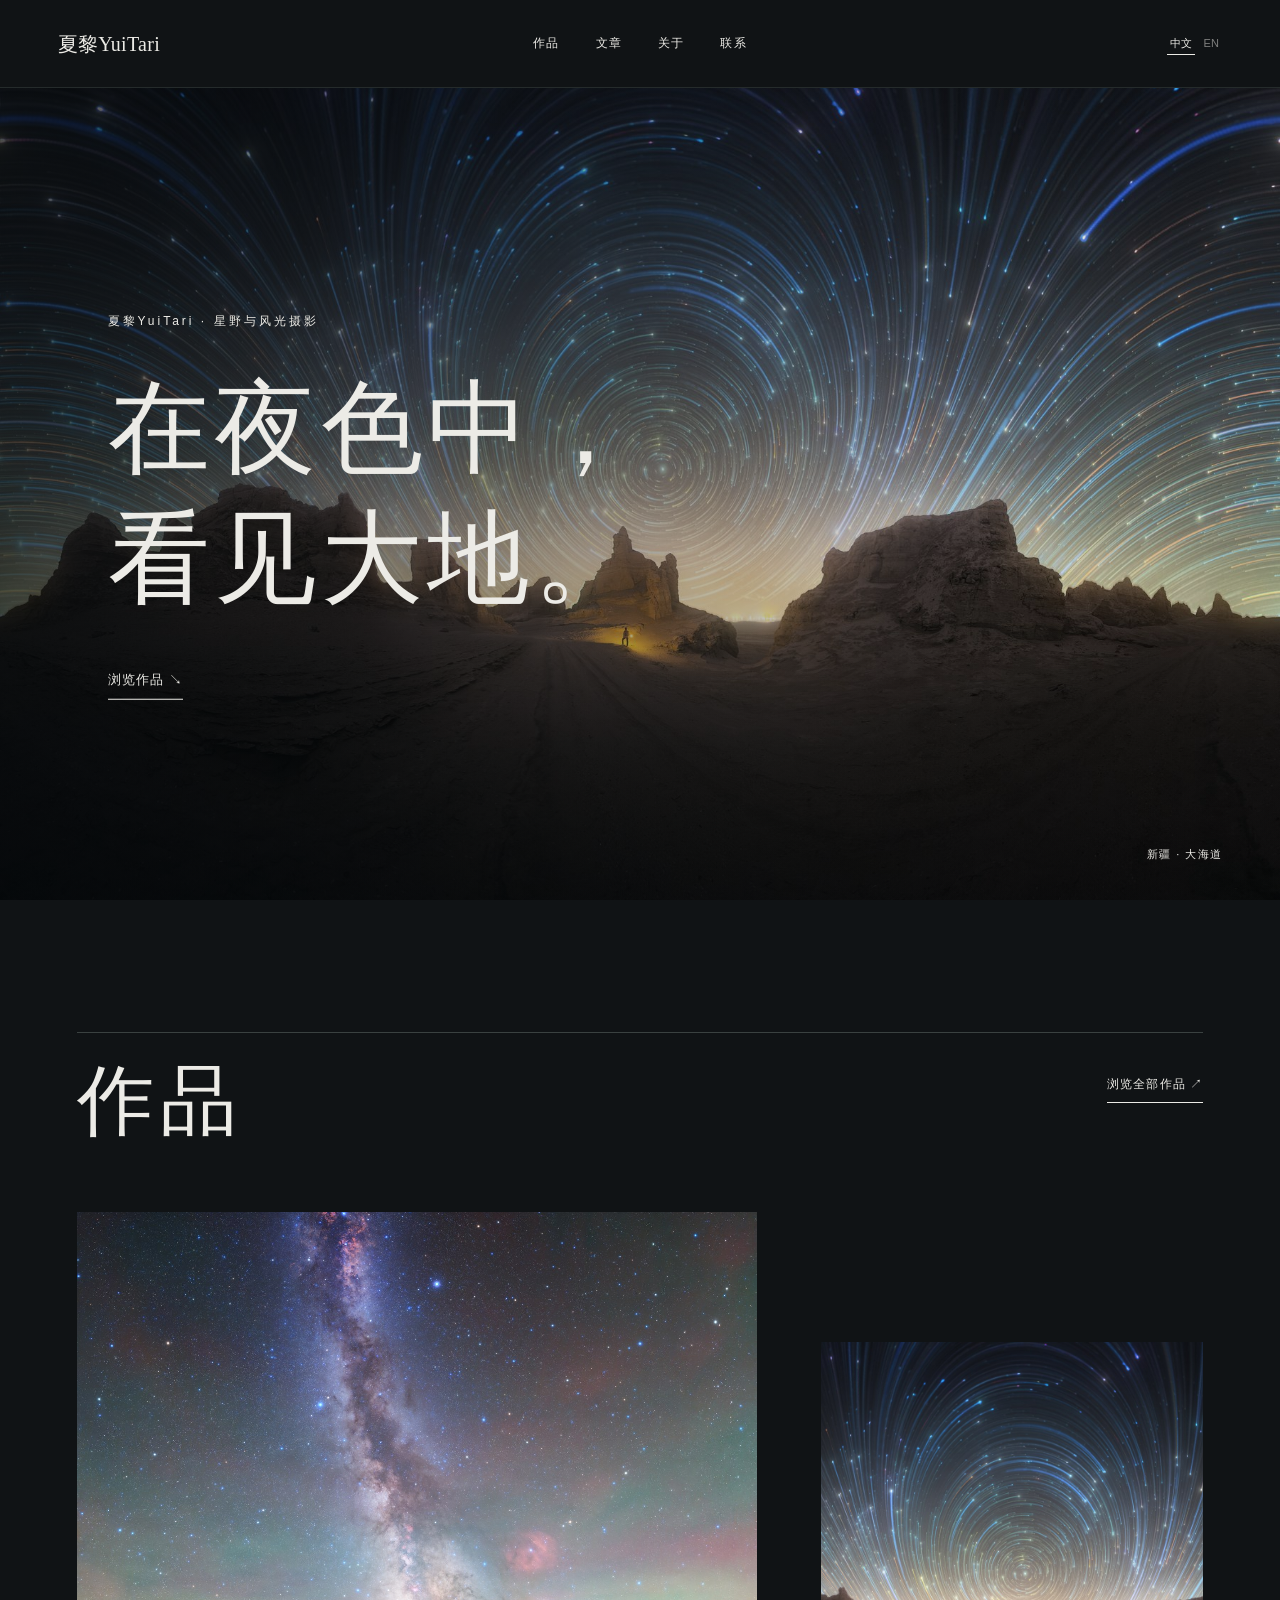
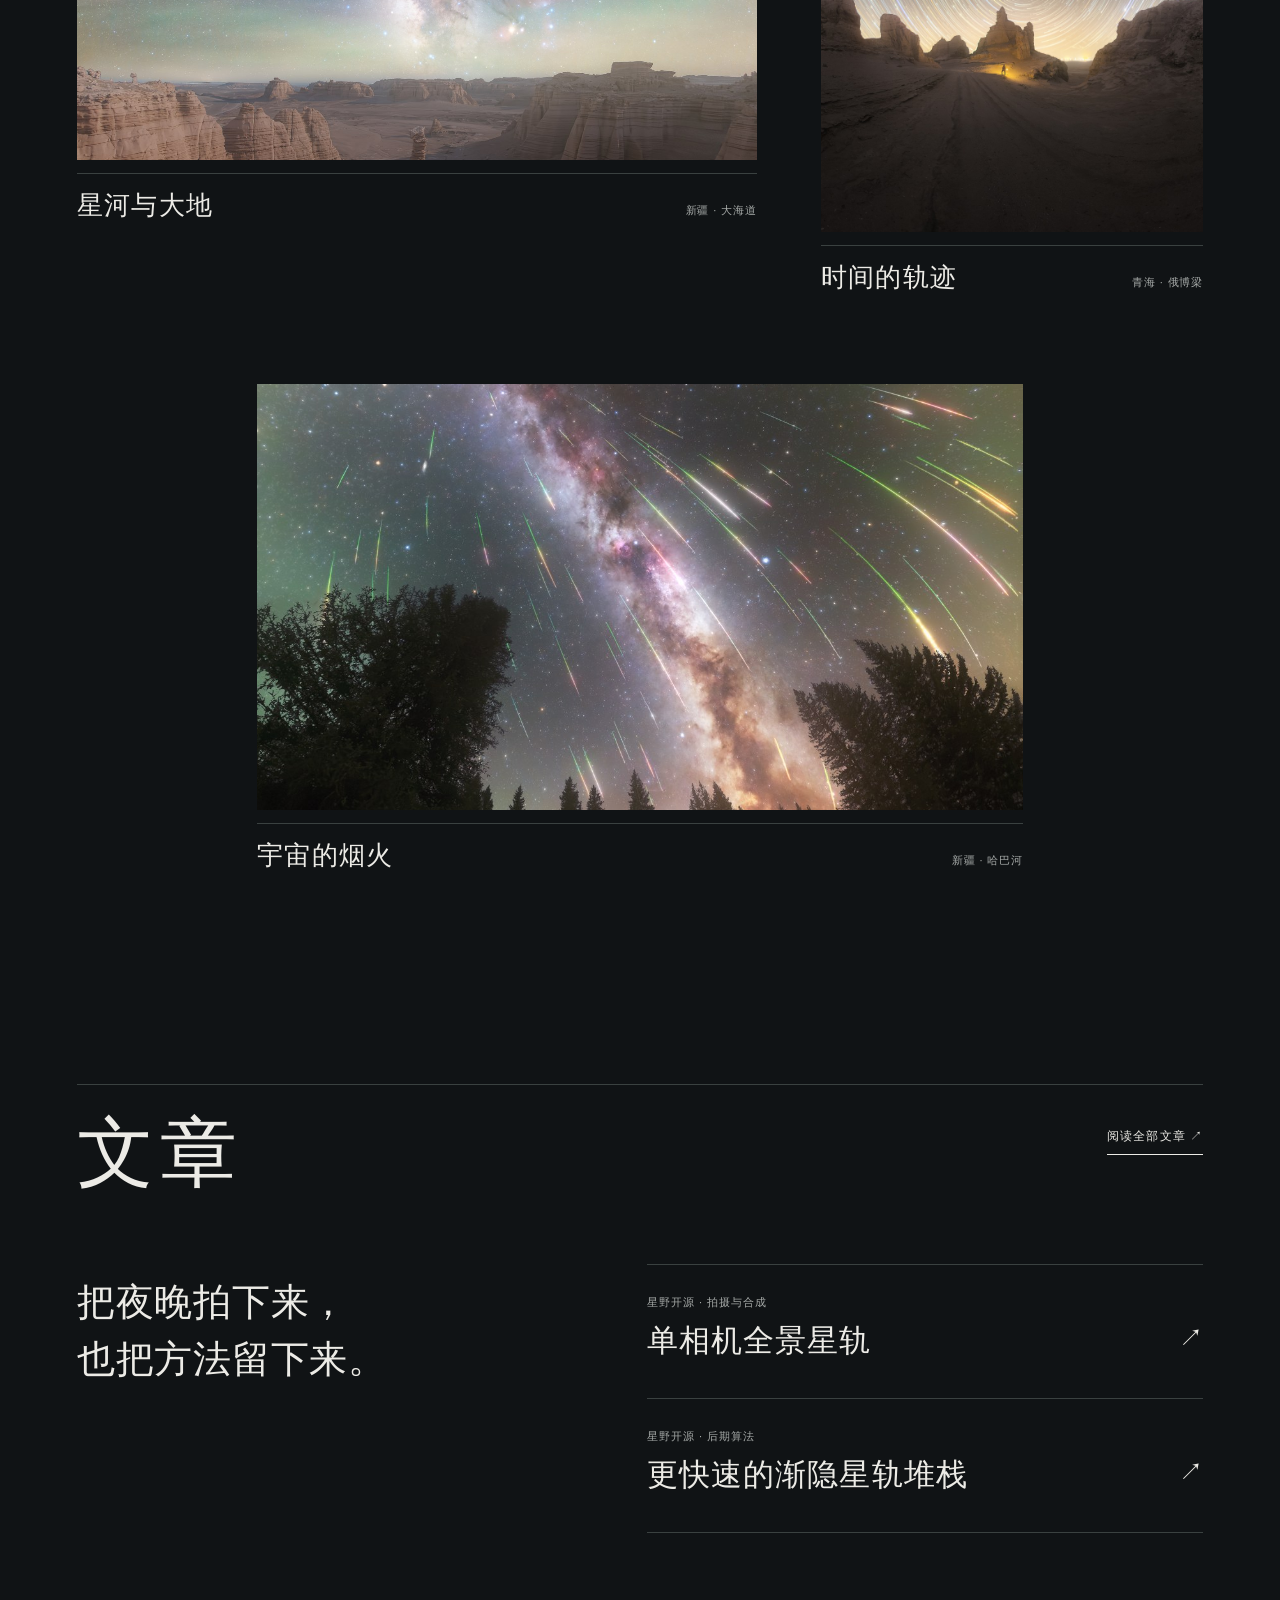
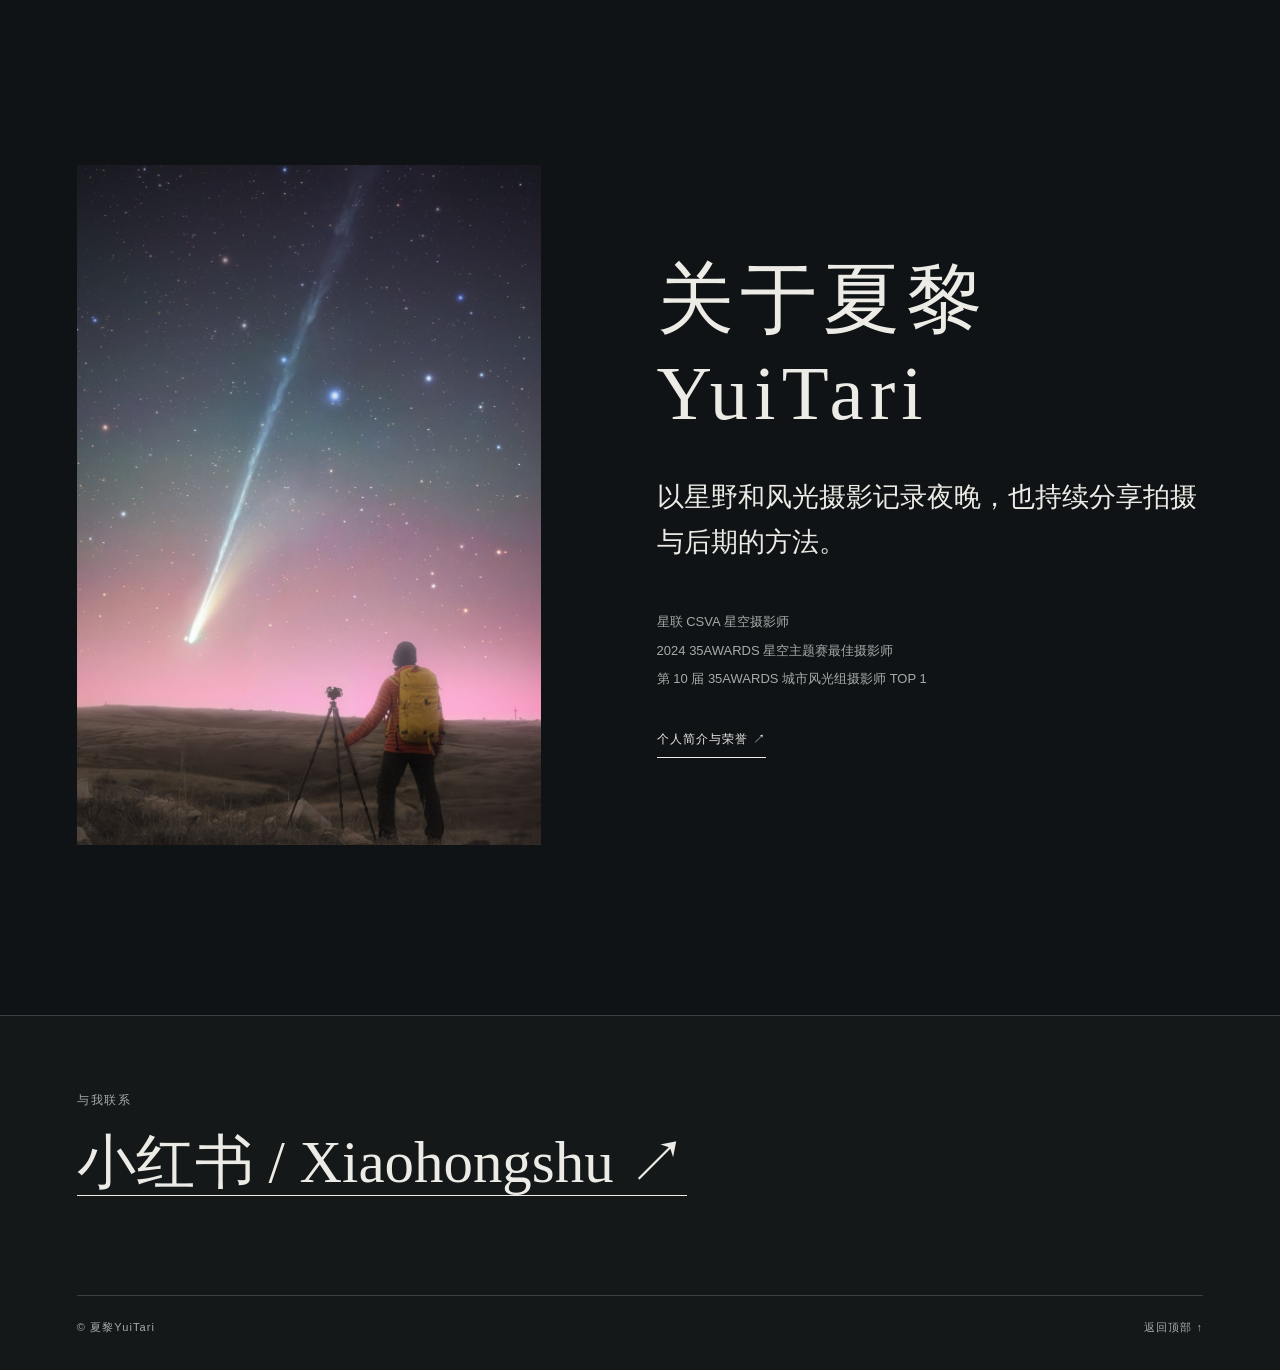
<file: index.html>
<!doctype html>
<html lang="zh-CN" data-language="zh" data-zh-title="夏黎YuiTari · 摄影" data-en-title="YuiTari · Photography">
<head>
 <meta charset="utf-8"><meta name="viewport" content="width=device-width,initial-scale=1">
 <meta name="description" content="夏黎YuiTari 的星野与风光摄影作品、星野开源教程和个人介绍。">
 <title>夏黎YuiTari · 摄影</title>
 <link rel="stylesheet" href="common.css"><link rel="stylesheet" href="site.css"><link rel="stylesheet" href="header.css?v=2">
</head>
<body>
 <a class="skip-link" href="#work">跳到作品</a>
 <header class="portfolio-header" id="top"><a class="portfolio-brand" href="index.html"><strong>夏黎YuiTari</strong></a><nav aria-label="主导航"><a href="archive.html" data-zh="作品" data-en="Work">作品</a><a href="articles.html" data-zh="文章" data-en="Journal">文章</a><a href="about.html" data-zh="关于" data-en="About">关于</a><a href="#contact" data-zh="联系" data-en="Contact">联系</a></nav><div class="lang-switch" role="group" aria-label="语言 / Language"><button type="button" data-lang="zh">中文</button><button type="button" data-lang="en">EN</button></div></header>
 <main>
  <section class="portfolio-hero" aria-labelledby="hero-title"><img src="assets/04.jpg"><div class="hero-veil"></div><div class="hero-content"><p class="hero-overline" data-zh="夏黎YuiTari · 星野与风光摄影" data-en="YuiTari · Nightscape photography">夏黎YuiTari · 星野与风光摄影</p><h1 id="hero-title"><span class="edition edition-zh">在夜色中，<br>看见大地。</span><span class="edition edition-en">Where earth<br>meets the night.</span></h1><a href="#work" class="line-link" data-zh="浏览作品 ↘" data-en="Explore the work ↘">浏览作品 ↘</a></div><span class="hero-place" data-zh="新疆 · 大海道" data-en="Dahaidao · Xinjiang">新疆 · 大海道</span></section>
  <section class="portfolio-section work-section" id="work"><div class="section-top"><h2 data-zh="作品" data-en="Work">作品</h2><a class="line-link" href="archive.html" data-zh="浏览全部作品 ↗" data-en="View all photographs ↗">浏览全部作品 ↗</a></div><div class="work-grid"><a class="work-card work-card-large" href="archive.html?category=Milky%20Way#collection"><span class="work-image"><img src="assets/13.jpg" alt="新疆大海道雅丹与银河" loading="lazy"></span><span class="work-caption"><strong data-zh="星河与大地" data-en="Land and Milky Way">星河与大地</strong><span data-zh="新疆 · 大海道" data-en="Dahaidao · Xinjiang">新疆 · 大海道</span></span></a><a class="work-card work-card-small" href="archive.html?category=Star%20trails#collection"><span class="work-image"><img src="assets/04.jpg" alt="青海俄博梁上空的星轨" loading="lazy"></span><span class="work-caption"><strong data-zh="时间的轨迹" data-en="The shape of time">时间的轨迹</strong><span data-zh="青海 · 俄博梁" data-en="Obo Liang · Qinghai">青海 · 俄博梁</span></span></a><a class="work-card work-card-third" href="archive.html?category=Meteors#collection"><span class="work-image"><img src="assets/30.jpg" alt="新疆哈巴河的英仙座流星雨" loading="lazy"></span><span class="work-caption"><strong data-zh="宇宙的烟火" data-en="Fireworks of the cosmos">宇宙的烟火</strong><span data-zh="新疆 · 哈巴河" data-en="Habahe · Xinjiang">新疆 · 哈巴河</span></span></a></div></section>
  <section class="portfolio-section journal-section" id="journal"><div class="section-top"><h2 data-zh="文章" data-en="Journal">文章</h2><a class="line-link" href="articles.html" data-zh="阅读全部文章 ↗" data-en="Read the journal ↗">阅读全部文章 ↗</a></div><div class="journal-lead"><p class="journal-intro edition edition-zh">把夜晚拍下来，<br>也把方法留下来。</p><p class="journal-intro edition edition-en">Making photographs<br>and sharing the process.</p><div class="journal-list"><a href="article-panorama.html"><span data-zh="星野开源 · 拍摄与合成" data-en="Open nightscape · Capture & composite">星野开源 · 拍摄与合成</span><strong data-zh="单相机全景星轨" data-en="Panoramic star trails with one camera">单相机全景星轨</strong><i>↗</i></a><a href="article-trails.html"><span data-zh="星野开源 · 后期算法" data-en="Open nightscape · Processing">星野开源 · 后期算法</span><strong data-zh="更快速的渐隐星轨堆栈" data-en="A faster fading star trail stack">更快速的渐隐星轨堆栈</strong><i>↗</i></a></div></div></section>
  <section class="portfolio-section about-teaser"><div class="about-teaser-image"><img src="assets/28.jpg" alt="莱蒙彗星下的摄影师" loading="lazy"></div><div class="about-teaser-copy"><h2 data-zh="关于夏黎YuiTari" data-en="About YuiTari">关于夏黎YuiTari</h2><p class="edition edition-zh">以星野和风光摄影记录夜晚，也持续分享拍摄与后期的方法。</p><p class="edition edition-en">Photographing the night through landscapes and the sky, and sharing the methods behind the work.</p><p class="about-credential edition edition-zh">星联 CSVA 星空摄影师<br>2024 35AWARDS 星空主题赛最佳摄影师<br>第 10 届 35AWARDS 城市风光组摄影师 TOP 1</p><p class="about-credential edition edition-en">CSVA astrophotographer<br>2024 35AWARDS astronomy theme: Best Photographer<br>10th 35AWARDS cityscape category: Top Photographer</p><a class="line-link" href="about.html" data-zh="个人简介与荣誉 ↗" data-en="Biography & recognition ↗">个人简介与荣誉 ↗</a></div></section>
 </main>
 <footer class="portfolio-footer" id="contact"><div><p data-zh="与我联系" data-en="Get in touch">与我联系</p><a class="footer-contact" href="https://www.xiaohongshu.com/user/profile/6234b9c900000000100048ca" target="_blank" rel="noopener noreferrer">小红书 / Xiaohongshu ↗</a></div><div class="footer-bottom"><span data-zh="© 夏黎YuiTari" data-en="© YuiTari">© 夏黎YuiTari</span><a href="#top" data-zh="返回顶部 ↑" data-en="Back to top ↑">返回顶部 ↑</a></div></footer>
 <script src="portfolio.js"></script>
</body>
</html>
</file>
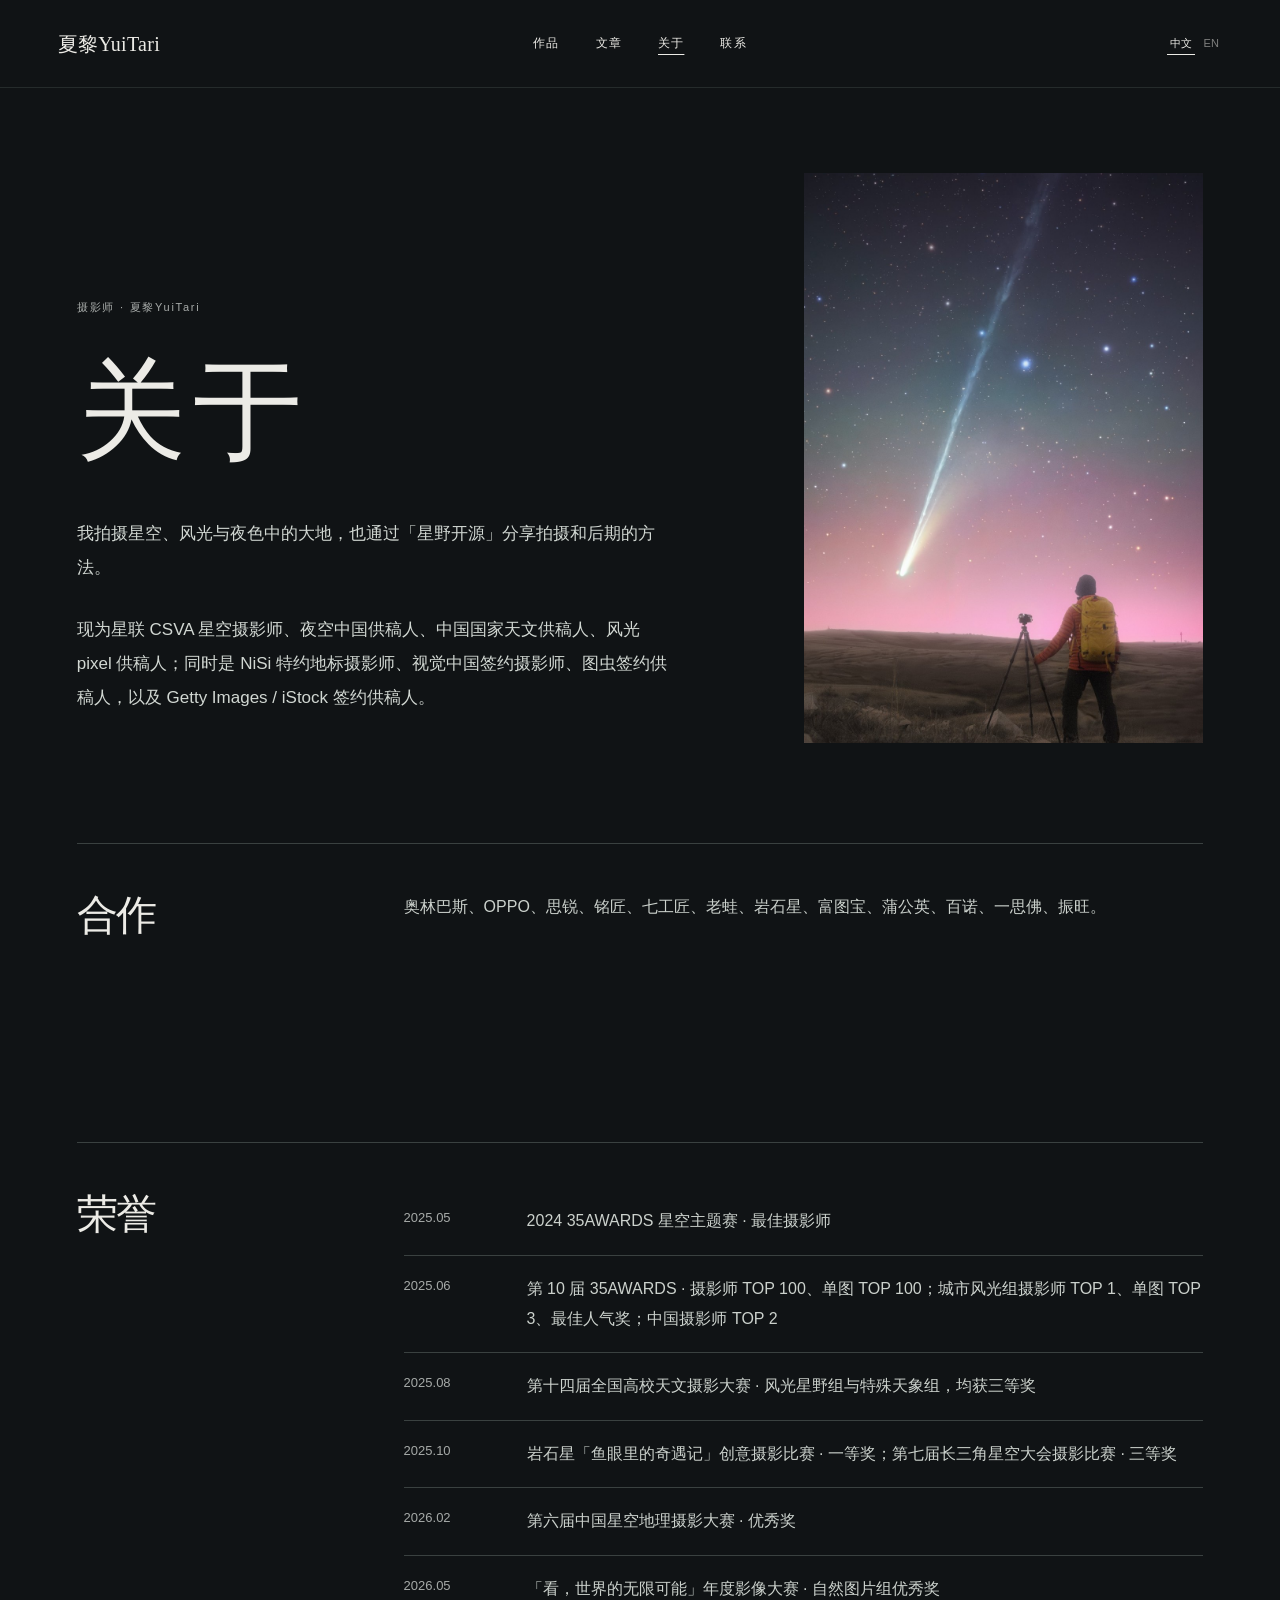
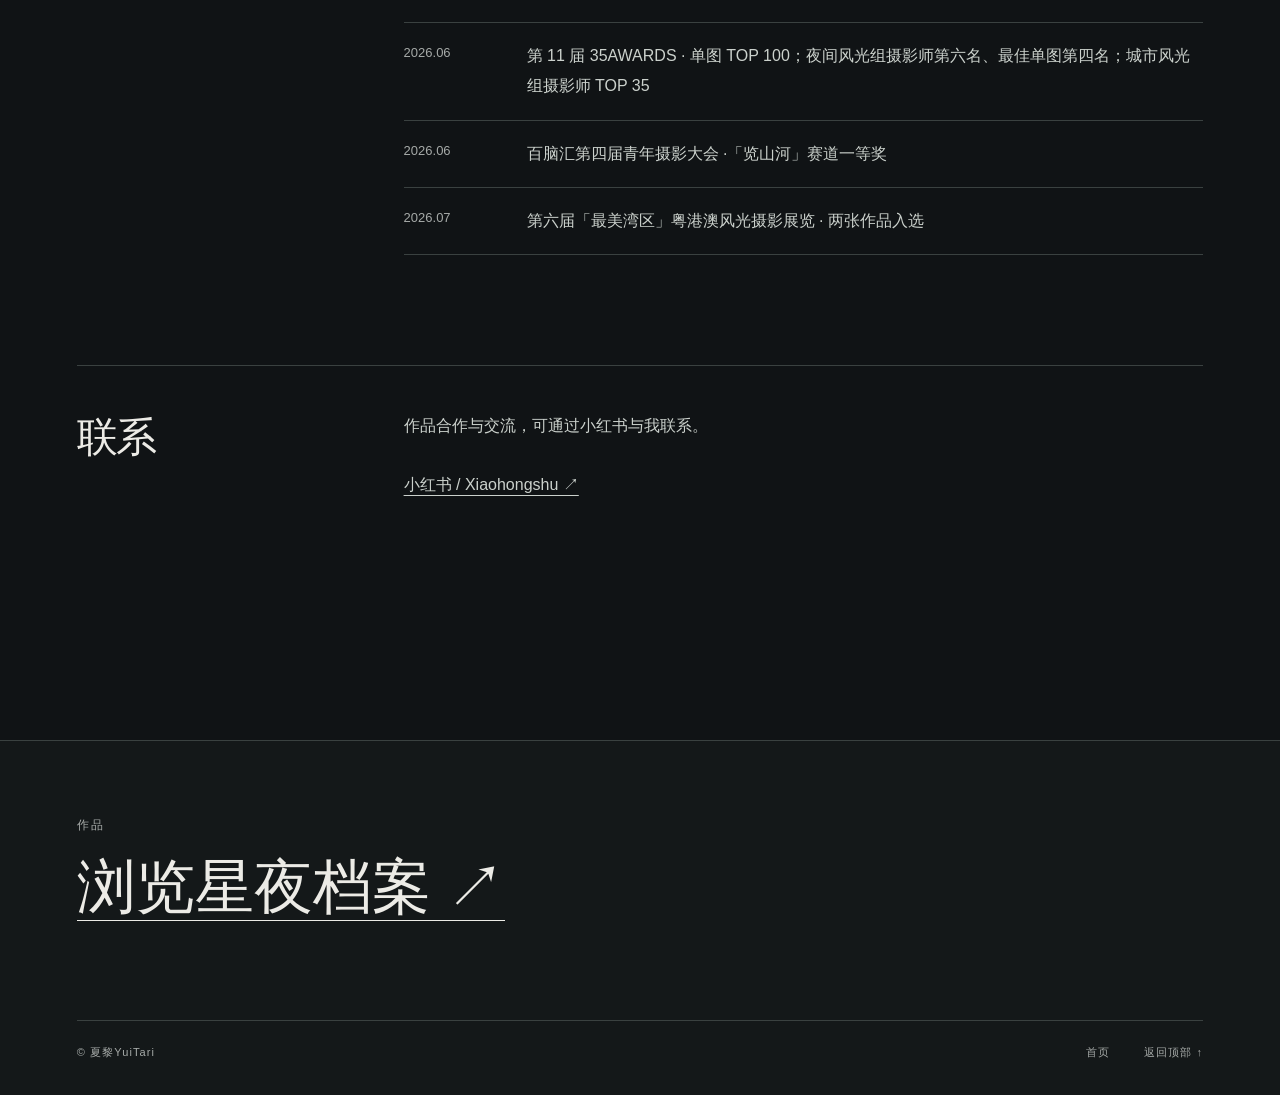
<file: about.html>
<!doctype html>
<html lang="zh-CN" data-language="zh" data-zh-title="关于夏黎YuiTari" data-en-title="About YuiTari">
<head><meta charset="utf-8"><meta name="viewport" content="width=device-width,initial-scale=1"><meta name="description" content="夏黎YuiTari 的摄影经历、合作与所获荣誉。"><title>关于夏黎YuiTari</title><link rel="stylesheet" href="common.css"><link rel="stylesheet" href="site.css"><link rel="stylesheet" href="header.css?v=2"></head>
<body><a class="skip-link" href="#main">跳到内容</a><header class="portfolio-header" id="top"><a class="portfolio-brand" href="index.html"><strong>夏黎YuiTari</strong></a><nav aria-label="主导航"><a href="archive.html" data-zh="作品" data-en="Work">作品</a><a href="articles.html" data-zh="文章" data-en="Journal">文章</a><a href="about.html" aria-current="page" data-zh="关于" data-en="About">关于</a><a href="index.html#contact" data-zh="联系" data-en="Contact">联系</a></nav><div class="lang-switch" role="group" aria-label="语言 / Language"><button type="button" data-lang="zh">中文</button><button type="button" data-lang="en">EN</button></div></header>
<main class="inner-page" id="main"><div class="about-hero"><div><p class="page-kicker" data-zh="摄影师 · 夏黎YuiTari" data-en="PHOTOGRAPHER · YUITARI">摄影师 · 夏黎YuiTari</p><h1 class="page-title" data-zh="关于" data-en="About">关于</h1><div class="about-text edition edition-zh"><p>我拍摄星空、风光与夜色中的大地，也通过「星野开源」分享拍摄和后期的方法。</p><p>现为星联 CSVA 星空摄影师、夜空中国供稿人、中国国家天文供稿人、风光 pixel 供稿人；同时是 NiSi 特约地标摄影师、视觉中国签约摄影师、图虫签约供稿人，以及 Getty Images / iStock 签约供稿人。</p></div><div class="about-text edition edition-en"><p>I photograph the night sky and the landscapes beneath it, and share my capture and processing methods through the “Open Nightscape” series.</p><p>I am a CSVA astrophotographer and a contributor to Night China, Chinese National Astronomy, and Fengguang Pixel. I also work with NiSi as a featured landmark photographer and contribute to Visual China, Tuchong, and Getty Images / iStock.</p></div></div><div class="about-hero-image"><img src="assets/28.jpg" alt="彗星下的摄影师"></div></div>
<section class="about-section"><h2 data-zh="合作" data-en="Collaborations">合作</h2><div class="about-section-content"><p class="partner-list edition edition-zh">奥林巴斯、OPPO、思锐、铭匠、七工匠、老蛙、岩石星、富图宝、蒲公英、百诺、一思佛、振旺。</p><p class="partner-list edition edition-en">Olympus, OPPO, SIRUI, TTArtisan, 7Artisans, Laowa, AstrHori, Fotopro, Pgytech, Benro, Yisifo, and Zhenwang.</p></div></section>
<section class="about-section"><h2 data-zh="荣誉" data-en="Recognition">荣誉</h2><div class="about-section-content"><ul class="recognition-list edition edition-zh"><li><time>2025.05</time><span>2024 35AWARDS 星空主题赛 · 最佳摄影师</span></li><li><time>2025.06</time><span>第 10 届 35AWARDS · 摄影师 TOP 100、单图 TOP 100；城市风光组摄影师 TOP 1、单图 TOP 3、最佳人气奖；中国摄影师 TOP 2</span></li><li><time>2025.08</time><span>第十四届全国高校天文摄影大赛 · 风光星野组与特殊天象组，均获三等奖</span></li><li><time>2025.10</time><span>岩石星「鱼眼里的奇遇记」创意摄影比赛 · 一等奖；第七届长三角星空大会摄影比赛 · 三等奖</span></li><li><time>2026.02</time><span>第六届中国星空地理摄影大赛 · 优秀奖</span></li><li><time>2026.05</time><span>「看，世界的无限可能」年度影像大赛 · 自然图片组优秀奖</span></li><li><time>2026.06</time><span>第 11 届 35AWARDS · 单图 TOP 100；夜间风光组摄影师第六名、最佳单图第四名；城市风光组摄影师 TOP 35</span></li><li><time>2026.06</time><span>百脑汇第四届青年摄影大会 ·「览山河」赛道一等奖</span></li><li><time>2026.07</time><span>第六届「最美湾区」粤港澳风光摄影展览 · 两张作品入选</span></li></ul><ul class="recognition-list edition edition-en"><li><time>2025.05</time><span>2024 35AWARDS astronomy theme · Best Photographer</span></li><li><time>2025.06</time><span>10th 35AWARDS · Photographer and single image Top 100; cityscape category Top Photographer and single image Top 3; Chinese photographer Top 2</span></li><li><time>2025.08</time><span>14th National University Astronomy Photography Competition · Third prize in both nightscape and special celestial phenomena</span></li><li><time>2025.10</time><span>AstrHori fisheye creative photography competition · First prize; Yangtze River Delta Starry Sky Conference competition · Third prize</span></li><li><time>2026.02</time><span>6th China Starry Sky Geography Photography Competition · Merit award</span></li><li><time>2026.05</time><span>“See the Infinite Possibilities of the World” annual image competition · Merit award, nature images</span></li><li><time>2026.06</time><span>11th 35AWARDS · Single image Top 100; sixth in nightscape photographers and fourth in best single image; cityscape photographers Top 35</span></li><li><time>2026.06</time><span>Buynow Youth Photography Conference · First prize, landscape category</span></li><li><time>2026.07</time><span>6th “Most Beautiful Bay Area” Guangdong–Hong Kong–Macao photography exhibition · Two works selected</span></li></ul></div></section>
<section class="about-section about-last"><h2 data-zh="联系" data-en="Contact">联系</h2><div class="about-section-content"><p class="edition edition-zh">作品合作与交流，可通过小红书与我联系。</p><p class="edition edition-en">For photography projects and conversations, find me on Xiaohongshu.</p><a href="https://www.xiaohongshu.com/user/profile/6234b9c900000000100048ca" target="_blank" rel="noopener noreferrer">小红书 / Xiaohongshu ↗</a></div></section></main>
<footer class="portfolio-footer"><div><p data-zh="作品" data-en="Photographs">作品</p><a class="footer-contact" href="archive.html" data-zh="浏览星夜档案 ↗" data-en="Explore the archive ↗">浏览星夜档案 ↗</a></div><div class="footer-bottom"><span data-zh="© 夏黎YuiTari" data-en="© YuiTari">© 夏黎YuiTari</span><a href="index.html" data-zh="首页" data-en="Home">首页</a><a href="#top" data-zh="返回顶部 ↑" data-en="Back to top ↑">返回顶部 ↑</a></div></footer><script src="portfolio.js"></script></body>
</html>
</file>
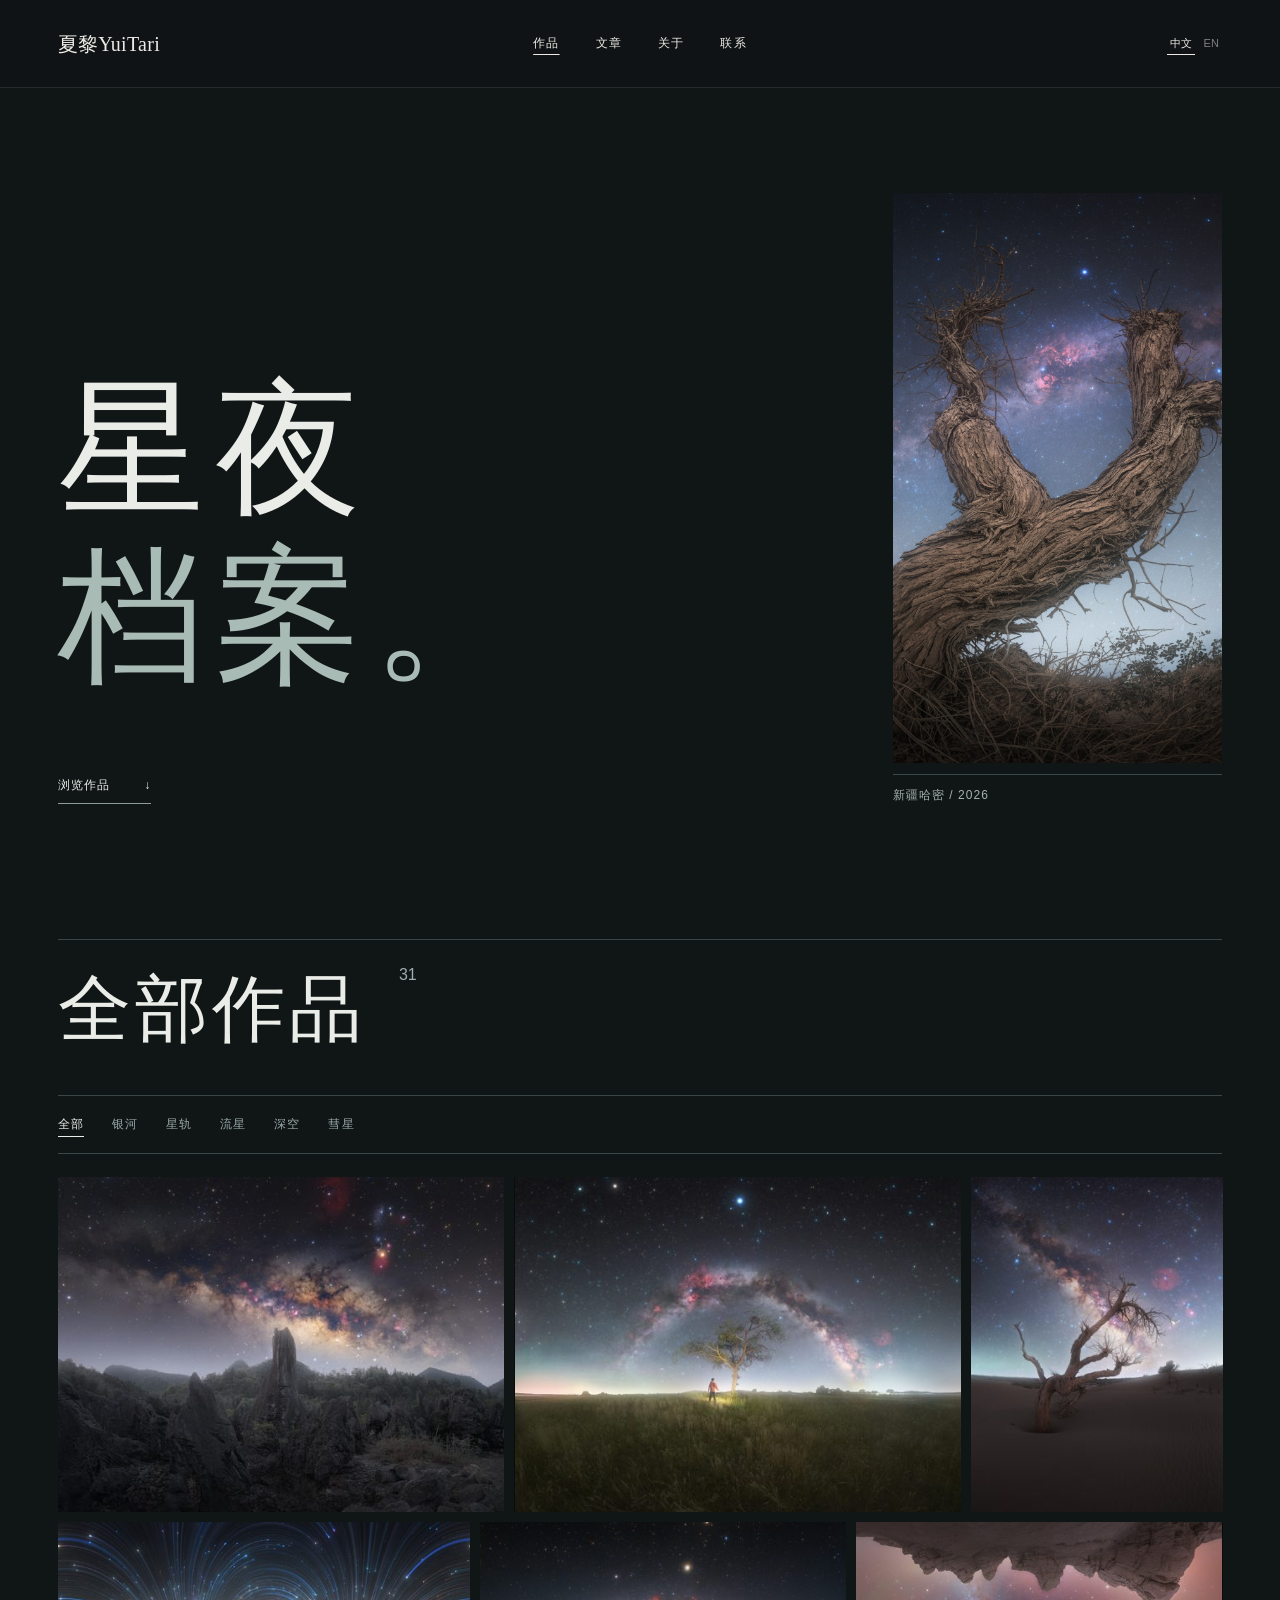
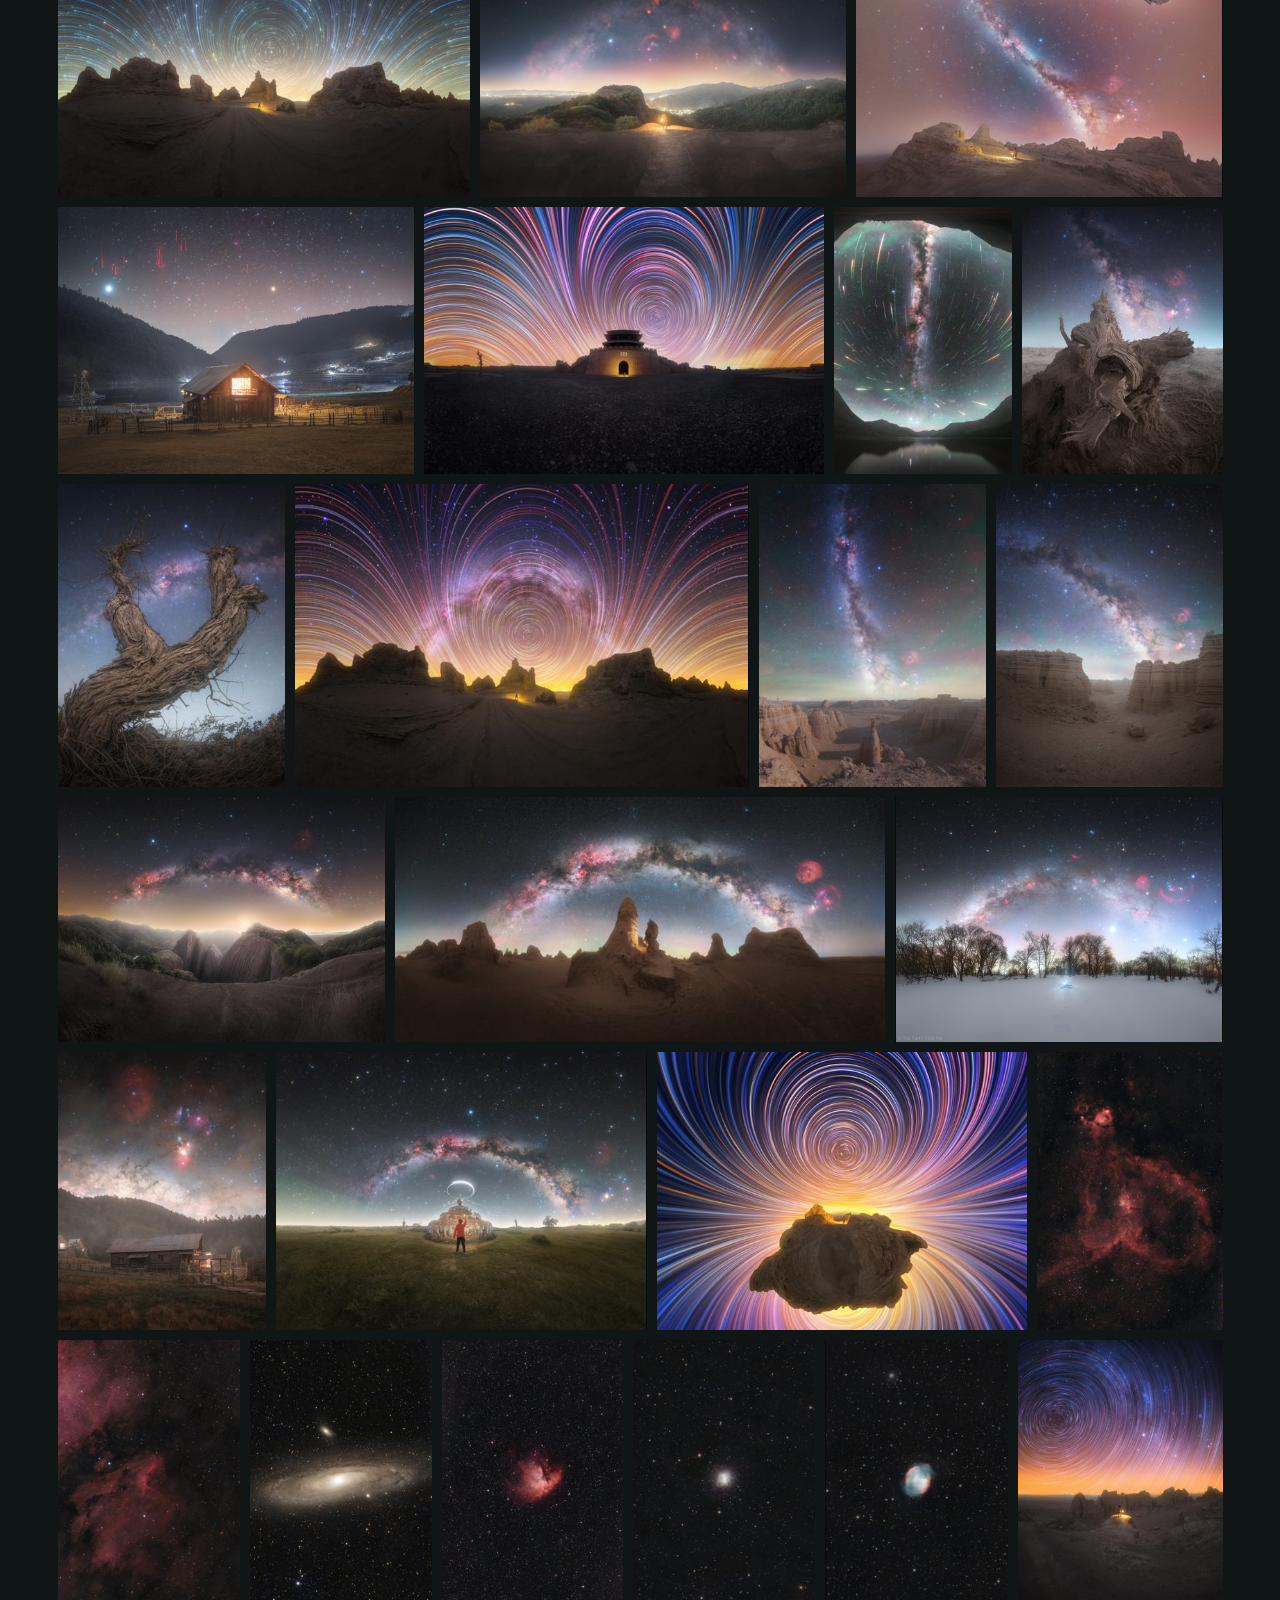
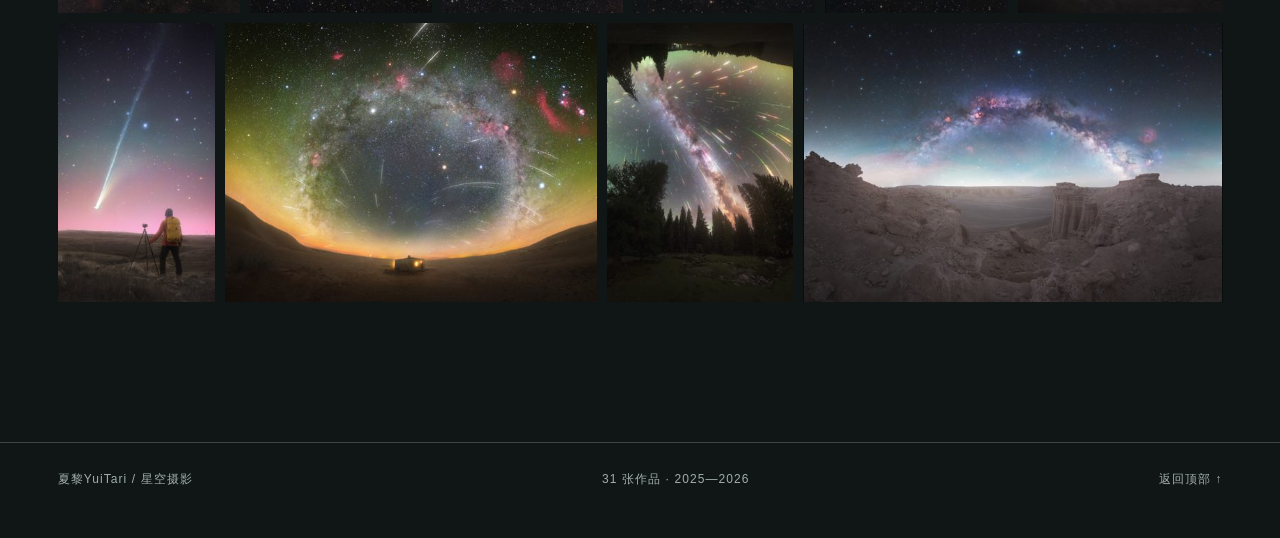
<file: archive.html>
<!doctype html>
<html lang="en">
<head>
 <meta charset="utf-8"><meta name="viewport" content="width=device-width,initial-scale=1">
 <meta name="description" content="Browse all 31 nightscape and astrophotography works by YuiTari.">
 <title>Night Archive — YuiTari</title>
 <link rel="stylesheet" href="common.css"><link rel="stylesheet" href="archive.css"><link rel="stylesheet" href="chinese.css"><link rel="stylesheet" href="header.css?v=2">
</head>
<body>
 <a class="skip-link" href="#archiveGrid">Skip to archive</a>
 <header class="portfolio-header"><a class="portfolio-brand" href="index.html"><strong>夏黎YuiTari</strong></a><nav aria-label="主导航"><a href="archive.html" aria-current="page" data-zh="作品" data-en="Work">作品</a><a href="articles.html" data-zh="文章" data-en="Journal">文章</a><a href="about.html" data-zh="关于" data-en="About">关于</a><a href="index.html#contact" data-zh="联系" data-en="Contact">联系</a></nav><div class="lang-switch" role="group" aria-label="语言 / Language"><button type="button" data-lang="zh">中文</button><button type="button" data-lang="en">EN</button></div></header>
 <main id="top">
  <section class="archive-intro"><div><h1 data-zh-html="星夜<br><em>档案。</em>">Night<br><em>Archive.</em></h1><a href="#collection">Browse the collection <span>↓</span></a></div><figure><img src="assets/11.jpg" alt="Old poplar tree beneath the Milky Way"/><figcaption>Hami, Xinjiang / 2026</figcaption></figure></section>
  <section class="collection" id="collection"><div class="collection-header"><h2>All work <sup id="archiveCount">31</sup></h2></div><div class="filter-row" role="group" aria-label="Filter photos by subject"><button type="button" data-filter="All" class="active" aria-pressed="true">All</button><button type="button" data-filter="Milky Way" aria-pressed="false">Milky Way</button><button type="button" data-filter="Star trails" aria-pressed="false">Star trails</button><button type="button" data-filter="Meteors" aria-pressed="false">Meteors</button><button type="button" data-filter="Deep sky" aria-pressed="false">Deep sky</button><button type="button" data-filter="Comet" aria-pressed="false">Comet</button></div><div id="archiveGrid" class="archive-grid" aria-live="polite"></div></section>
 </main>
 <footer class="archive-footer"><span>YUITARI / NIGHTSCAPE PHOTOGRAPHY</span><span>31 PHOTOGRAPHS · 2025—2026</span><a href="#top">BACK TO TOP ↑</a></footer>
 <script src="photos.js"></script><script src="app.js"></script><script src="i18n.js"></script>
</body>
</html>
</file>
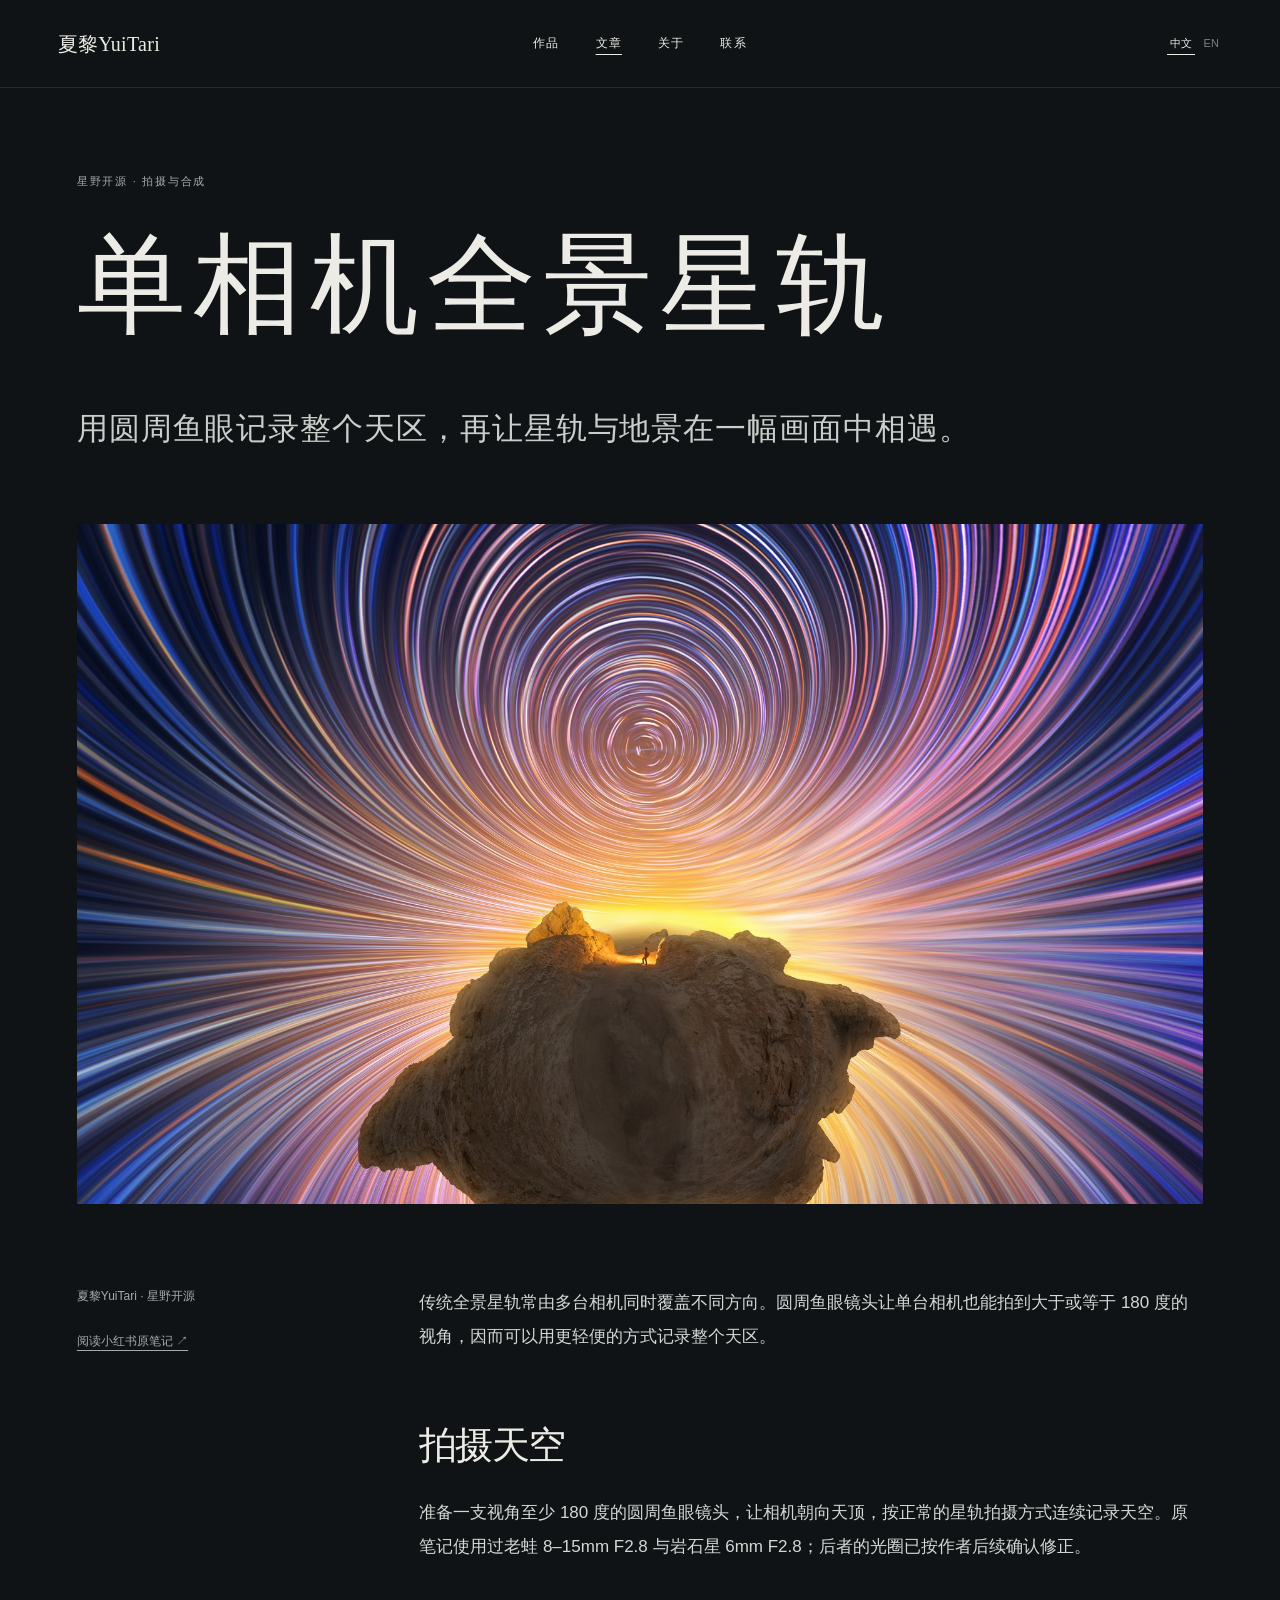
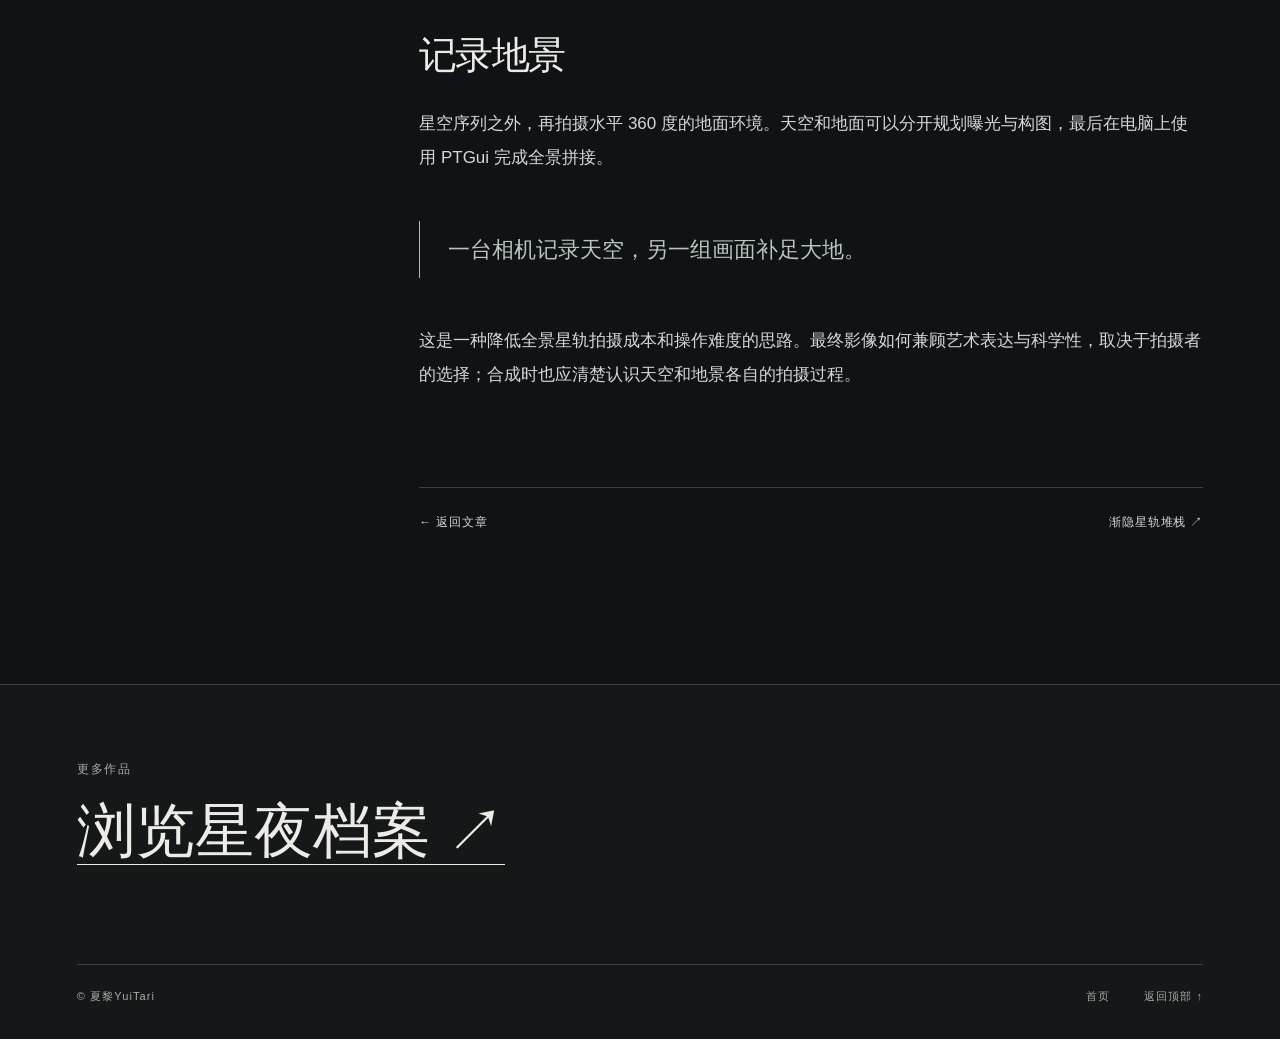
<file: article-panorama.html>
<!doctype html>
<html lang="zh-CN" data-language="zh" data-zh-title="单相机全景星轨 · 夏黎YuiTari" data-en-title="Panoramic star trails · YuiTari">
<head><meta charset="utf-8"><meta name="viewport" content="width=device-width,initial-scale=1"><meta name="description" content="星野开源：用一台相机与圆周鱼眼镜头拍摄全景星轨。"><title>单相机全景星轨 · 夏黎YuiTari</title><link rel="stylesheet" href="common.css"><link rel="stylesheet" href="site.css"><link rel="stylesheet" href="header.css?v=2"></head>
<body><a class="skip-link" href="#main">跳到正文</a><header class="portfolio-header" id="top"><a class="portfolio-brand" href="index.html"><strong>夏黎YuiTari</strong></a><nav aria-label="主导航"><a href="archive.html" data-zh="作品" data-en="Work">作品</a><a href="articles.html" aria-current="page" data-zh="文章" data-en="Journal">文章</a><a href="about.html" data-zh="关于" data-en="About">关于</a><a href="index.html#contact" data-zh="联系" data-en="Contact">联系</a></nav><div class="lang-switch" role="group" aria-label="语言 / Language"><button type="button" data-lang="zh">中文</button><button type="button" data-lang="en">EN</button></div></header>
<main class="inner-page" id="main"><p class="page-kicker" data-zh="星野开源 · 拍摄与合成" data-en="OPEN NIGHTSCAPE · CAPTURE & COMPOSITE">星野开源 · 拍摄与合成</p><h1 class="page-title" data-zh="单相机全景星轨" data-en="The whole sky, one camera">单相机全景星轨</h1><p class="page-deck edition edition-zh">用圆周鱼眼记录整个天区，再让星轨与地景在一幅画面中相遇。</p><p class="page-deck edition edition-en">A circular fisheye can record the entire sky in one sequence. A separate panorama brings the landscape into the final image.</p><img class="article-hero-image" src="assets/20.jpg" alt="青海俄博梁的星轨摄影作品">
<div class="article-layout"><aside class="article-aside"><p data-zh="夏黎YuiTari · 星野开源" data-en="YuiTari · Open nightscape">夏黎YuiTari · 星野开源</p><a href="https://www.xiaohongshu.com/explore/68a95728000000001d0367f5?xsec_token=AB1JflA-G54-oETZtFIMEptOhbGmDuQKFTmsfjoBClH-M=&amp;xsec_source=pc_user" target="_blank" rel="noopener noreferrer" data-zh="阅读小红书原笔记 ↗" data-en="Original Xiaohongshu post ↗">阅读小红书原笔记 ↗</a></aside><div class="article-copy"><div class="edition edition-zh"><p>传统全景星轨常由多台相机同时覆盖不同方向。圆周鱼眼镜头让单台相机也能拍到大于或等于 180 度的视角，因而可以用更轻便的方式记录整个天区。</p><h2>拍摄天空</h2><p>准备一支视角至少 180 度的圆周鱼眼镜头，让相机朝向天顶，按正常的星轨拍摄方式连续记录天空。原笔记使用过老蛙 8–15mm F2.8 与岩石星 6mm F2.8；后者的光圈已按作者后续确认修正。</p><h2>记录地景</h2><p>星空序列之外，再拍摄水平 360 度的地面环境。天空和地面可以分开规划曝光与构图，最后在电脑上使用 PTGui 完成全景拼接。</p><p class="article-callout">一台相机记录天空，另一组画面补足大地。</p><p>这是一种降低全景星轨拍摄成本和操作难度的思路。最终影像如何兼顾艺术表达与科学性，取决于拍摄者的选择；合成时也应清楚认识天空和地景各自的拍摄过程。</p></div><div class="edition edition-en"><p>A traditional all-sky star trail often uses several cameras at once, each pointed toward a different part of the sky. A circular fisheye lens with a field of view of at least 180 degrees makes a single-camera approach possible.</p><h2>Record the sky</h2><p>Point the circular fisheye at the zenith and make a continuous star trail sequence. The original note discusses the Laowa 8–15mm F2.8 and AstrHori 6mm F2.8. The latter aperture follows the photographer’s later correction.</p><h2>Record the land</h2><p>Make a separate 360-degree panorama of the surrounding landscape. The sky sequence and the ground can be planned independently, then brought together in PTGui.</p><p class="article-callout">One camera for the sky; another set of frames for the land.</p><p>The method reduces the equipment and effort needed for an all-sky image. How the final composite balances artistic expression and scientific accuracy remains a choice for the photographer.</p></div><div class="article-end"><a href="articles.html" data-zh="← 返回文章" data-en="← All articles">← 返回文章</a><a href="article-trails.html" data-zh="渐隐星轨堆栈 ↗" data-en="Fading star trail stack ↗">渐隐星轨堆栈 ↗</a></div></div></div></main>
<footer class="portfolio-footer"><div><p data-zh="更多作品" data-en="More photographs">更多作品</p><a class="footer-contact" href="archive.html" data-zh="浏览星夜档案 ↗" data-en="Explore the archive ↗">浏览星夜档案 ↗</a></div><div class="footer-bottom"><span data-zh="© 夏黎YuiTari" data-en="© YuiTari">© 夏黎YuiTari</span><a href="index.html" data-zh="首页" data-en="Home">首页</a><a href="#top" data-zh="返回顶部 ↑" data-en="Back to top ↑">返回顶部 ↑</a></div></footer><script src="portfolio.js"></script></body>
</html>
</file>
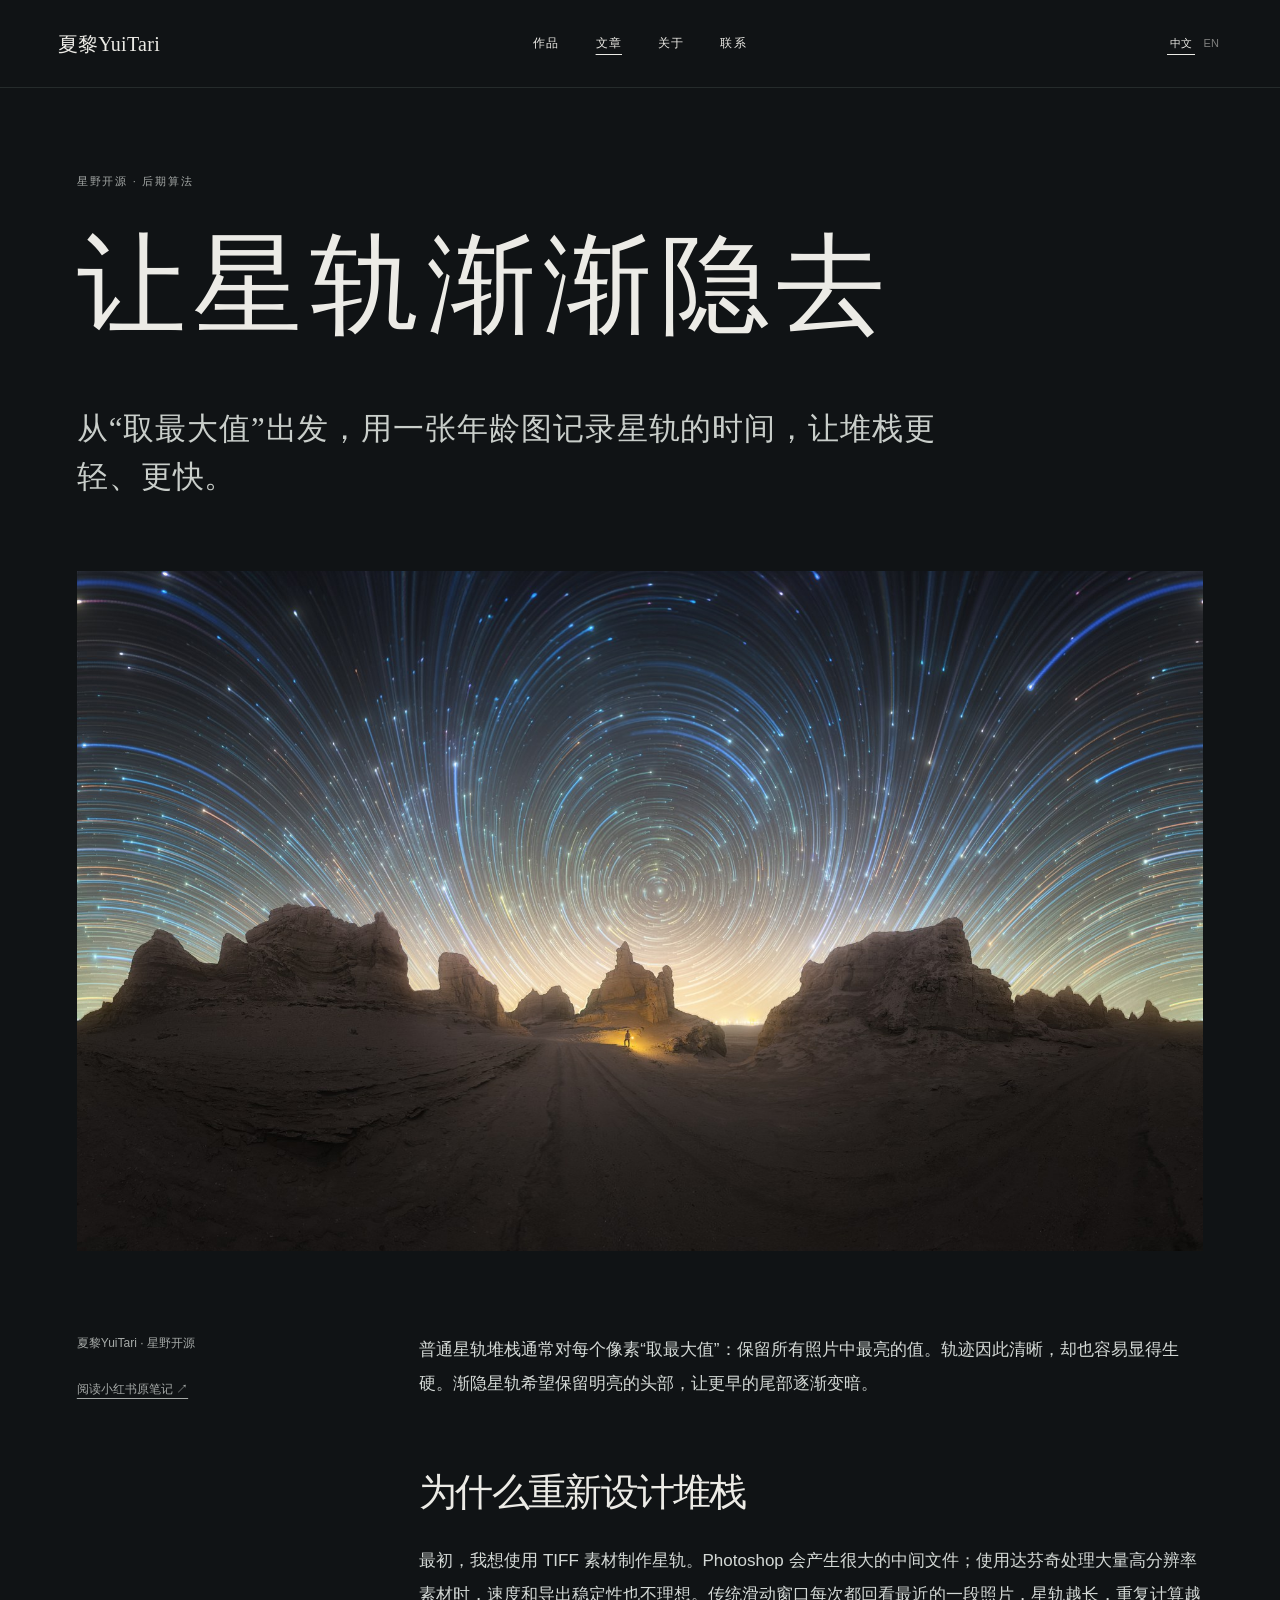
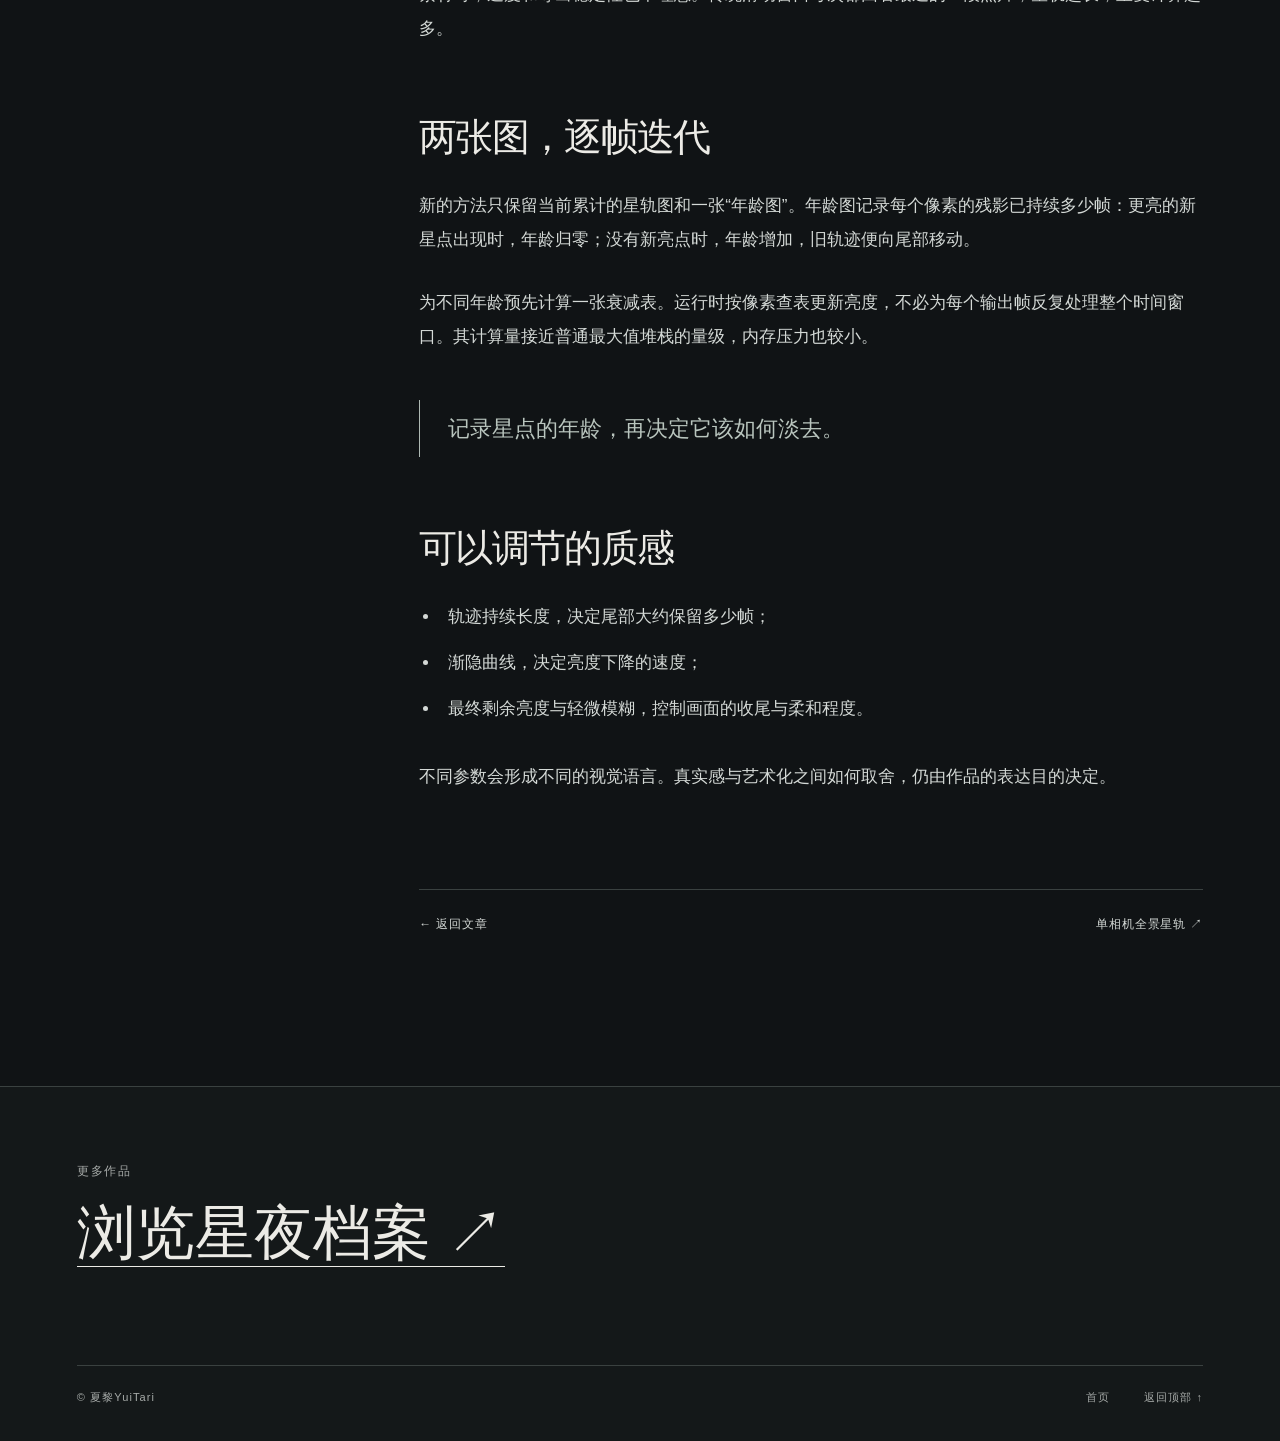
<file: article-trails.html>
<!doctype html>
<html lang="zh-CN" data-language="zh" data-zh-title="更快速的渐隐星轨堆栈 · 夏黎YuiTari" data-en-title="A faster fading star trail stack · YuiTari">
<head><meta charset="utf-8"><meta name="viewport" content="width=device-width,initial-scale=1"><meta name="description" content="星野开源：通过累计星轨图与年龄图实现更快速的渐隐星轨堆栈。"><title>更快速的渐隐星轨堆栈 · 夏黎YuiTari</title><link rel="stylesheet" href="common.css"><link rel="stylesheet" href="site.css"><link rel="stylesheet" href="header.css?v=2"></head>
<body><a class="skip-link" href="#main">跳到正文</a><header class="portfolio-header" id="top"><a class="portfolio-brand" href="index.html"><strong>夏黎YuiTari</strong></a><nav aria-label="主导航"><a href="archive.html" data-zh="作品" data-en="Work">作品</a><a href="articles.html" aria-current="page" data-zh="文章" data-en="Journal">文章</a><a href="about.html" data-zh="关于" data-en="About">关于</a><a href="index.html#contact" data-zh="联系" data-en="Contact">联系</a></nav><div class="lang-switch" role="group" aria-label="语言 / Language"><button type="button" data-lang="zh">中文</button><button type="button" data-lang="en">EN</button></div></header>
<main class="inner-page" id="main"><p class="page-kicker" data-zh="星野开源 · 后期算法" data-en="OPEN NIGHTSCAPE · IMAGE PROCESSING">星野开源 · 后期算法</p><h1 class="page-title" data-zh="让星轨渐渐隐去" data-en="A fading star trail stack">让星轨渐渐隐去</h1><p class="page-deck edition edition-zh">从“取最大值”出发，用一张年龄图记录星轨的时间，让堆栈更轻、更快。</p><p class="page-deck edition edition-en">Starting with a maximum stack, an age map tracks each trail’s passage through time and makes the process lighter.</p><img class="article-hero-image" src="assets/04.jpg" alt="青海俄博梁的环形星轨">
<div class="article-layout"><aside class="article-aside"><p data-zh="夏黎YuiTari · 星野开源" data-en="YuiTari · Open nightscape">夏黎YuiTari · 星野开源</p><a href="https://www.xiaohongshu.com/explore/6a02f54b000000003700f6ed?xsec_token=ABN_-mxTlTAdxrDg97mEukBKcofEc1Ad1C3hdQZ5LqwBY=&amp;xsec_source=pc_user" target="_blank" rel="noopener noreferrer" data-zh="阅读小红书原笔记 ↗" data-en="Original Xiaohongshu post ↗">阅读小红书原笔记 ↗</a></aside><div class="article-copy"><div class="edition edition-zh"><p>普通星轨堆栈通常对每个像素“取最大值”：保留所有照片中最亮的值。轨迹因此清晰，却也容易显得生硬。渐隐星轨希望保留明亮的头部，让更早的尾部逐渐变暗。</p><h2>为什么重新设计堆栈</h2><p>最初，我想使用 TIFF 素材制作星轨。Photoshop 会产生很大的中间文件；使用达芬奇处理大量高分辨率素材时，速度和导出稳定性也不理想。传统滑动窗口每次都回看最近的一段照片，星轨越长，重复计算越多。</p><h2>两张图，逐帧迭代</h2><p>新的方法只保留当前累计的星轨图和一张“年龄图”。年龄图记录每个像素的残影已持续多少帧：更亮的新星点出现时，年龄归零；没有新亮点时，年龄增加，旧轨迹便向尾部移动。</p><p>为不同年龄预先计算一张衰减表。运行时按像素查表更新亮度，不必为每个输出帧反复处理整个时间窗口。其计算量接近普通最大值堆栈的量级，内存压力也较小。</p><p class="article-callout">记录星点的年龄，再决定它该如何淡去。</p><h2>可以调节的质感</h2><ul><li>轨迹持续长度，决定尾部大约保留多少帧；</li><li>渐隐曲线，决定亮度下降的速度；</li><li>最终剩余亮度与轻微模糊，控制画面的收尾与柔和程度。</li></ul><p>不同参数会形成不同的视觉语言。真实感与艺术化之间如何取舍，仍由作品的表达目的决定。</p></div><div class="edition edition-en"><p>A conventional star trail stack keeps the brightest value at each pixel across the sequence. The result is clear, but the trails can feel hard. A fading trail keeps its head bright while older parts gradually recede.</p><h2>Why change the process?</h2><p>I wanted to work with TIFF files, but Photoshop created very large intermediate files. Resolve was also slow with many high-resolution frames and could stall during export. A sliding-window method revisits recent frames for every output image, so longer trails demand more repeated work.</p><h2>Two images, updated frame by frame</h2><p>The revised method keeps only the accumulated trail image and an “age map”. Each pixel’s age returns to zero when a brighter new point appears; otherwise, its age increases as the older trace moves toward the tail.</p><p>A decay lookup table is computed in advance. During processing, the age value selects the appropriate brightness without revisiting the whole window. This brings the work close to the cost of a standard maximum stack, with less memory pressure.</p><p class="article-callout">Track the age of the light, then decide how it fades.</p><h2>Shaping the result</h2><ul><li>Trail duration determines how many frames the trace remains visible.</li><li>The decay curve controls whether the tail fades slowly or quickly.</li><li>Final brightness and a slight blur influence the softness of the image.</li></ul><p>Different settings produce different aesthetics. The balance between a documentary rendering and artistic interpretation depends on the intent of the image.</p></div><div class="article-end"><a href="articles.html" data-zh="← 返回文章" data-en="← All articles">← 返回文章</a><a href="article-panorama.html" data-zh="单相机全景星轨 ↗" data-en="Panoramic star trails ↗">单相机全景星轨 ↗</a></div></div></div></main>
<footer class="portfolio-footer"><div><p data-zh="更多作品" data-en="More photographs">更多作品</p><a class="footer-contact" href="archive.html" data-zh="浏览星夜档案 ↗" data-en="Explore the archive ↗">浏览星夜档案 ↗</a></div><div class="footer-bottom"><span data-zh="© 夏黎YuiTari" data-en="© YuiTari">© 夏黎YuiTari</span><a href="index.html" data-zh="首页" data-en="Home">首页</a><a href="#top" data-zh="返回顶部 ↑" data-en="Back to top ↑">返回顶部 ↑</a></div></footer><script src="portfolio.js"></script></body>
</html>
</file>
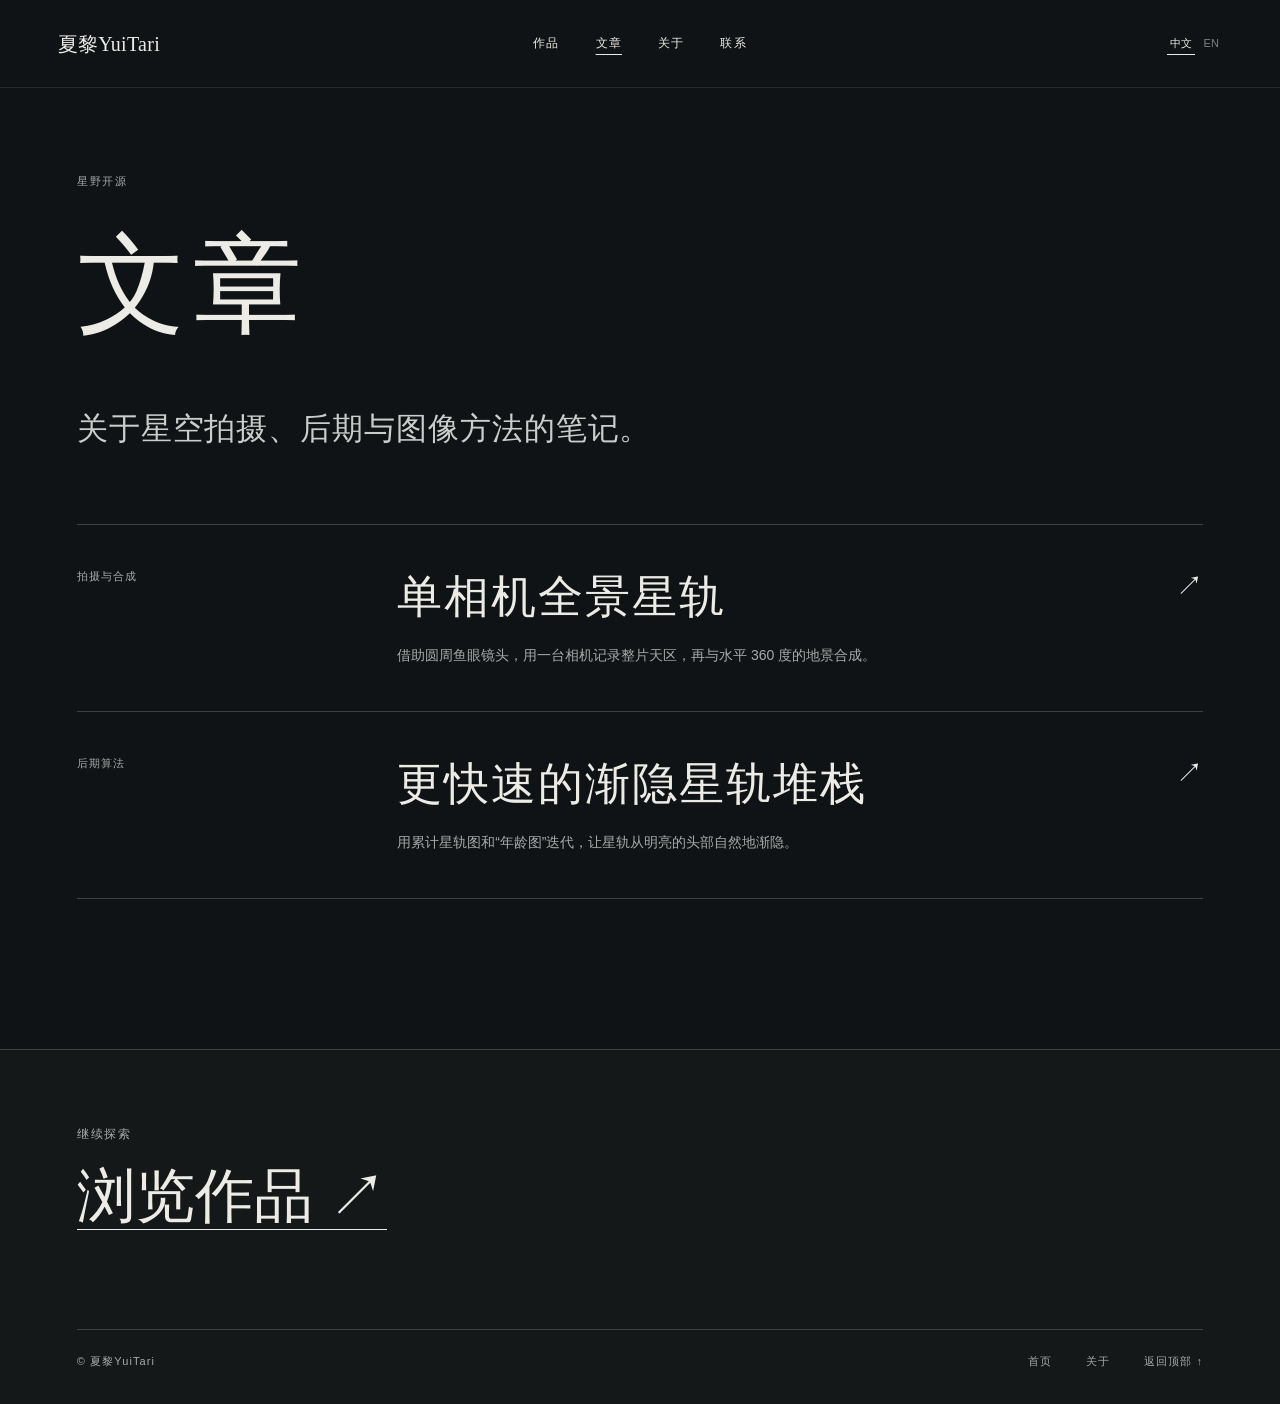
<file: articles.html>
<!doctype html>
<html lang="zh-CN" data-language="zh" data-zh-title="文章 · 夏黎YuiTari" data-en-title="Journal · YuiTari">
<head><meta charset="utf-8"><meta name="viewport" content="width=device-width,initial-scale=1"><meta name="description" content="夏黎YuiTari 的星野开源摄影教程与文章。"><title>文章 · 夏黎YuiTari</title><link rel="stylesheet" href="common.css"><link rel="stylesheet" href="site.css"><link rel="stylesheet" href="header.css?v=2"></head>
<body><a class="skip-link" href="#main">跳到文章</a><header class="portfolio-header" id="top"><a class="portfolio-brand" href="index.html"><strong>夏黎YuiTari</strong></a><nav aria-label="主导航"><a href="archive.html" data-zh="作品" data-en="Work">作品</a><a href="articles.html" aria-current="page" data-zh="文章" data-en="Journal">文章</a><a href="about.html" data-zh="关于" data-en="About">关于</a><a href="index.html#contact" data-zh="联系" data-en="Contact">联系</a></nav><div class="lang-switch" role="group" aria-label="语言 / Language"><button type="button" data-lang="zh">中文</button><button type="button" data-lang="en">EN</button></div></header>
<main class="inner-page" id="main"><p class="page-kicker" data-zh="星野开源" data-en="OPEN NIGHTSCAPE">星野开源</p><h1 class="page-title" data-zh="文章" data-en="Journal">文章</h1><p class="page-deck edition edition-zh">关于星空拍摄、后期与图像方法的笔记。</p><p class="page-deck edition edition-en">Notes on photographing the night, image making, and the methods behind it.</p><div class="article-list"><a href="article-panorama.html"><span class="article-list-tag" data-zh="拍摄与合成" data-en="Capture & composite">拍摄与合成</span><span><strong class="article-list-title" data-zh="单相机全景星轨" data-en="Panoramic star trails with one camera">单相机全景星轨</strong><span class="article-list-description edition edition-zh">借助圆周鱼眼镜头，用一台相机记录整片天区，再与水平 360 度的地景合成。</span><span class="article-list-description edition edition-en">Recording the whole sky with a circular fisheye lens, then combining it with a 360-degree landscape.</span></span><span class="article-list-arrow">↗</span></a><a href="article-trails.html"><span class="article-list-tag" data-zh="后期算法" data-en="Image processing">后期算法</span><span><strong class="article-list-title" data-zh="更快速的渐隐星轨堆栈" data-en="A faster fading star trail stack">更快速的渐隐星轨堆栈</strong><span class="article-list-description edition edition-zh">用累计星轨图和“年龄图”迭代，让星轨从明亮的头部自然地渐隐。</span><span class="article-list-description edition edition-en">Using an accumulated trail image and an age map to create a bright head and a fading tail.</span></span><span class="article-list-arrow">↗</span></a></div></main>
<footer class="portfolio-footer"><div><p data-zh="继续探索" data-en="Keep exploring">继续探索</p><a class="footer-contact" href="archive.html" data-zh="浏览作品 ↗" data-en="View the work ↗">浏览作品 ↗</a></div><div class="footer-bottom"><span data-zh="© 夏黎YuiTari" data-en="© YuiTari">© 夏黎YuiTari</span><a href="index.html" data-zh="首页" data-en="Home">首页</a><a href="about.html" data-zh="关于" data-en="About">关于</a><a href="#top" data-zh="返回顶部 ↑" data-en="Back to top ↑">返回顶部 ↑</a></div></footer><script src="portfolio.js"></script></body>
</html>
</file>
<file: common.css>
*{box-sizing:border-box}
html{scroll-behavior:smooth}
body{margin:0}
button,a{font:inherit}
button{cursor:pointer}
a{text-decoration:none;color:inherit}
img{display:block;max-width:100%}
button:focus-visible,a:focus-visible{outline:2px solid currentColor;outline-offset:5px}
.skip-link{position:absolute;left:12px;top:-80px;background:#fff;color:#111;padding:10px 14px;z-index:100}
.skip-link:focus{top:12px}
.lang-switch{display:inline-flex;align-items:center;gap:5px;padding-left:12px;border-left:1px solid currentColor;white-space:nowrap;vertical-align:middle}
.lang-switch button{border:0;background:none;color:inherit;opacity:.5;font:10px/1.2 Arial,"Microsoft YaHei",sans-serif;letter-spacing:.03em;padding:4px 3px}
.lang-switch button.active{opacity:1;border-bottom:1px solid currentColor}
html[lang="zh-CN"] h1,html[lang="zh-CN"] h2,html[lang="zh-CN"] h3{font-family:"Microsoft YaHei","Noto Sans CJK SC",sans-serif;font-weight:300;letter-spacing:-.045em}
</file>
<file: site.css>
:root{--bg:#101315;--surface:#171b1c;--ink:#ecebe6;--muted:#a6aaa8;--line:#3a4140;--serif:Georgia,"Times New Roman",serif;--sans:"Helvetica Neue",Arial,sans-serif}
html[lang="zh-CN"]{--serif:"STSong","华文宋体","Songti SC","Noto Serif CJK SC",serif;--sans:"DengXian","等线","Microsoft YaHei",sans-serif}
html[lang="zh-CN"] h1,html[lang="zh-CN"] h2,html[lang="zh-CN"] h3{font-family:var(--serif);font-weight:400}
body{background:var(--bg);color:var(--ink);font-family:var(--sans);font-weight:300}
html[data-language="zh"] .edition-en,html[data-language="en"] .edition-zh{display:none!important}
.portfolio-header{height:88px;padding:0 4.5vw;display:grid;grid-template-columns:1fr auto 1fr;align-items:center;gap:28px;background:#101315;position:relative;z-index:3}
.portfolio-brand{display:flex;align-items:baseline;gap:10px;white-space:nowrap}.portfolio-brand strong{font:400 28px/1 var(--serif);letter-spacing:.1em}.portfolio-brand span{font:300 10px/1 var(--sans);letter-spacing:.18em;color:#bac1bd}
.portfolio-header nav{display:flex;gap:36px;align-items:center}.portfolio-header nav a,.lang-switch{font:300 12px/1.4 var(--sans);letter-spacing:.1em}.portfolio-header nav a:hover,.line-link:hover,.footer-bottom a:hover{color:#fff;text-decoration:underline;text-underline-offset:6px}.portfolio-header .lang-switch{justify-self:end;border-left:0;padding-left:0}
.portfolio-hero{height:min(890px,calc(100svh - 88px));min-height:570px;position:relative;background:#080c10;overflow:hidden}.portfolio-hero>img{width:100%;height:100%;object-fit:cover;object-position:center 53%}.hero-veil{position:absolute;inset:0;background:linear-gradient(90deg,rgba(3,7,10,.7),rgba(4,8,10,.1) 78%),linear-gradient(0deg,rgba(2,5,7,.5),transparent 35%)}.hero-content{position:absolute;left:8.4vw;top:50%;transform:translateY(-47%)}.hero-overline{font:300 12px/1.6 var(--sans);letter-spacing:.2em;margin:0 0 33px}.portfolio-hero h1{font:400 clamp(80px,8.5vw,146px)/1.08 var(--serif);letter-spacing:-.055em;margin:0 0 45px}.portfolio-hero .line-link{font-size:13px}.hero-place{position:absolute;right:4.5vw;bottom:38px;font:300 11px/1.5 var(--sans);letter-spacing:.13em}
html[lang="zh-CN"] .portfolio-hero h1{font-size:clamp(76px,8vw,126px);letter-spacing:.045em;line-height:1.27;margin-bottom:46px}html[lang="zh-CN"] .hero-overline{letter-spacing:.25em}
.line-link{display:inline-block;font:300 12px/1.5 var(--sans);letter-spacing:.09em;border-bottom:1px solid currentColor;padding-bottom:9px;transition:color .2s}
.portfolio-section{padding:132px 6vw;max-width:1900px;margin:auto}.section-top{border-top:1px solid var(--line);padding-top:22px;display:flex;justify-content:space-between;align-items:start;gap:20px;margin-bottom:63px}.section-top h2,.about-teaser h2{font:400 clamp(60px,6vw,96px)/1.1 var(--serif);letter-spacing:-.045em;margin:0}.section-top .line-link{margin-top:20px}
html[lang="zh-CN"] .section-top h2,html[lang="zh-CN"] .about-teaser h2{letter-spacing:.08em;line-height:1.22}
.work-grid{display:grid;grid-template-columns:1.28fr .72fr;gap:90px 5vw;align-items:start}.work-card{display:block;min-width:0}.work-image{display:block;background:#0a0e11;overflow:hidden}.work-image img{width:100%;height:100%;object-fit:cover;transition:transform .6s,filter .6s}.work-card:hover img{transform:scale(1.025);filter:brightness(1.08)}.work-card-large .work-image{aspect-ratio:1.24}.work-card-small{margin-top:130px}.work-card-small .work-image{aspect-ratio:.78}.work-card-third{grid-column:1/3;width:68%;margin:0 auto}.work-card-third .work-image{aspect-ratio:1.8}.work-caption{display:flex;justify-content:space-between;gap:20px;align-items:baseline;padding-top:15px;border-top:1px solid var(--line);margin-top:13px}.work-caption strong{font:400 clamp(24px,2vw,34px)/1.3 var(--serif);letter-spacing:-.02em}.work-caption>span{font:300 11px/1.6 var(--sans);letter-spacing:.08em;color:var(--muted)}html[lang="zh-CN"] .work-caption strong{letter-spacing:.05em}
.journal-section{padding-top:80px}.journal-lead{display:grid;grid-template-columns:.9fr 1.1fr;gap:9vw}.journal-intro{font:400 clamp(32px,3vw,48px)/1.5 var(--serif);letter-spacing:.02em;margin:10px 0 0}.journal-intro.edition-en{line-height:1.35;letter-spacing:-.025em}.journal-list{border-top:1px solid var(--line)}.journal-list a{display:grid;grid-template-columns:1fr auto;gap:12px;border-bottom:1px solid var(--line);padding:30px 0 36px;transition:padding .2s}.journal-list a:hover{padding-left:12px}.journal-list span{grid-column:1/-1;font:300 11px/1.4 var(--sans);letter-spacing:.09em;color:var(--muted)}.journal-list strong{font:400 clamp(27px,2.4vw,38px)/1.3 var(--serif);letter-spacing:-.02em}.journal-list i{font-style:normal;font-size:24px}html[lang="zh-CN"] .journal-list strong{letter-spacing:.035em}
.about-teaser{display:grid;grid-template-columns:.85fr 1fr;gap:9vw;align-items:center;padding-top:100px;padding-bottom:170px}.about-teaser-image img{width:100%;max-height:680px;object-fit:cover}.about-teaser-copy h2{margin-bottom:35px}.about-teaser-copy>p:not(.about-credential){font:400 clamp(22px,2.1vw,34px)/1.65 var(--serif);max-width:650px;margin:0 0 44px}.about-credential{font:300 13px/2.2 var(--sans);color:var(--muted);margin:0 0 35px}
.portfolio-footer{border-top:1px solid var(--line);padding:75px 6vw 35px;background:#141819}.portfolio-footer>div:first-child{max-width:1900px;margin:auto}.portfolio-footer p{font:300 12px/1.5 var(--sans);letter-spacing:.15em;color:var(--muted);margin:0 0 17px}.footer-contact{font:400 clamp(31px,4.6vw,68px)/1.25 var(--serif);border-bottom:1px solid var(--ink)}.footer-bottom{display:flex;gap:34px;align-items:center;border-top:1px solid var(--line);padding-top:24px;margin-top:95px;font:300 11px/1.4 var(--sans);letter-spacing:.1em;color:var(--muted)}.footer-bottom span{margin-right:auto}
.inner-page{max-width:1600px;margin:auto;padding:85px 6vw 150px}.page-kicker{font:300 11px/1.5 var(--sans);letter-spacing:.16em;color:var(--muted);margin:0 0 25px}.page-title{font:400 clamp(70px,8.5vw,142px)/1.12 var(--serif);letter-spacing:-.055em;margin:0 0 50px}.page-deck{font:400 clamp(23px,2.4vw,36px)/1.55 var(--serif);max-width:900px;color:#c9ceca;margin:0 0 70px}html[lang="zh-CN"] .page-title{letter-spacing:.07em;line-height:1.3}html[lang="zh-CN"] .page-deck{letter-spacing:.03em}
.article-list{border-top:1px solid var(--line)}.article-list a{display:grid;grid-template-columns:minmax(180px,.55fr) 1.45fr auto;gap:40px;align-items:start;border-bottom:1px solid var(--line);padding:43px 0}.article-list a:hover .article-list-title{color:#fff;text-decoration:underline;text-underline-offset:8px}.article-list-tag{font:300 11px/1.5 var(--sans);letter-spacing:.1em;color:var(--muted)}.article-list-title{font:400 clamp(31px,3.5vw,54px)/1.32 var(--serif);letter-spacing:-.025em}.article-list-description{display:block;font:300 14px/1.8 var(--sans);color:var(--muted);margin-top:16px;max-width:650px}.article-list-arrow{font-size:27px}html[lang="zh-CN"] .article-list-title{letter-spacing:.045em}
.article-hero-image{width:100%;max-height:680px;object-fit:cover;margin:25px 0 82px}.article-layout{display:grid;grid-template-columns:240px minmax(0,800px);gap:8vw;align-items:start}.article-aside{font:300 12px/1.8 var(--sans);color:var(--muted);position:sticky;top:30px}.article-aside p{margin:0 0 24px}.article-aside a{text-decoration:underline;text-underline-offset:5px}.article-copy{font:300 17px/2 var(--sans);color:#d4d9d6}.article-copy p{margin:0 0 29px}.article-copy h2{font:400 clamp(31px,3vw,44px)/1.4 var(--serif);color:var(--ink);letter-spacing:.02em;margin:65px 0 24px}.article-copy ul{padding-left:1.2em;margin:0 0 34px}.article-copy li{padding-left:.5em;margin:0 0 12px}.article-copy .article-callout{border-left:1px solid #aeb9b3;padding:10px 0 10px 28px;color:#b9c5be;margin:46px 0;font-family:var(--serif);font-size:22px;line-height:1.7}.article-copy code{font-family:Consolas,monospace;font-size:.9em;color:#c9d8d1}.article-end{border-top:1px solid var(--line);padding-top:22px;margin-top:95px;display:flex;justify-content:space-between;gap:20px;font-size:12px;letter-spacing:.07em}
.about-hero{display:grid;grid-template-columns:1.2fr .8fr;gap:10vw;align-items:end}.about-hero .page-title{margin-bottom:35px}.about-hero-image img{width:100%;height:570px;object-fit:cover}.about-text{font:300 17px/2 var(--sans);max-width:800px;color:#d1d7d2}.about-text p{margin:0 0 28px}.about-section{display:grid;grid-template-columns:250px 1fr;gap:6vw;border-top:1px solid var(--line);padding:45px 0 90px;margin-top:100px}.about-section h2{font:400 clamp(33px,3.2vw,48px)/1.3 var(--serif);letter-spacing:.02em;margin:0}.about-section-content{font:300 16px/1.9 var(--sans);color:#cbd1cc}.about-section-content p{margin:0 0 28px}.about-section-content a{text-decoration:underline;text-underline-offset:5px}.recognition-list{list-style:none;padding:0;margin:0}.recognition-list li{border-bottom:1px solid var(--line);display:grid;grid-template-columns:95px 1fr;gap:28px;padding:18px 0}.recognition-list time{color:var(--muted);font-size:13px}.partner-list{max-width:950px;line-height:2.2}.about-last{margin-top:20px}
@media(max-width:900px){.portfolio-header{grid-template-columns:1fr auto;height:76px;padding:0 22px}.portfolio-header nav{grid-column:1/3;grid-row:2;justify-content:center;padding:0 0 17px;gap:24px}.portfolio-header{height:111px}.portfolio-header .lang-switch{grid-column:2;grid-row:1}.portfolio-hero{height:calc(100svh - 111px)}.hero-content{left:6vw}.portfolio-section{padding:90px 5vw}.work-card-small{margin-top:80px}.journal-lead{gap:4vw}.about-teaser{gap:5vw}.article-layout{grid-template-columns:170px 1fr;gap:5vw}.about-hero{gap:5vw}}
@media(max-width:640px){.portfolio-header{height:108px;padding:0 18px}.portfolio-brand strong{font-size:24px}.portfolio-brand span{font-size:9px}.portfolio-header nav{justify-content:space-between;gap:12px}.portfolio-header nav a{font-size:11px}.portfolio-hero{height:calc(100svh - 108px);min-height:550px}.portfolio-hero>img{object-position:53% center}.hero-content{left:7vw;top:52%}.hero-overline{font-size:10px;margin-bottom:24px}.portfolio-hero h1{font-size:clamp(52px,12vw,78px);margin-bottom:35px}.hero-place{font-size:10px;right:6vw;bottom:25px}html[lang="zh-CN"] .portfolio-hero h1{font-size:clamp(52px,11vw,68px);line-height:1.3}.portfolio-section{padding:78px 20px}.section-top{margin-bottom:38px}.section-top h2,.about-teaser h2{font-size:52px}.section-top .line-link{font-size:10px;margin-top:16px}.work-grid{display:block}.work-card{margin:0 0 50px;width:100%}.work-card-small{width:76%;margin-left:auto}.work-card-third{width:100%}.work-card-third .work-image{aspect-ratio:1.3}.work-caption{display:block}.work-caption strong{display:block;font-size:25px}.work-caption>span{display:block;margin-top:6px}.journal-lead{display:block}.journal-intro{font-size:29px;margin:0 0 46px}.journal-list a{padding:27px 0}.journal-list strong{font-size:25px}.about-teaser{display:block}.about-teaser-image{width:82%;margin-bottom:50px}.about-teaser-copy>p:not(.about-credential){font-size:24px}.about-credential{font-size:12px}.portfolio-footer{padding:58px 20px 28px}.footer-contact{font-size:32px}.footer-bottom{margin-top:80px;gap:20px;font-size:10px}.inner-page{padding:65px 20px 100px}.page-title{font-size:clamp(58px,13vw,88px);margin-bottom:30px}.page-deck{font-size:24px;margin-bottom:50px}.article-list a{grid-template-columns:1fr auto;gap:15px;padding:33px 0}.article-list-tag{grid-column:1/-1}.article-list-title{font-size:32px}.article-list-description{font-size:13px}.article-hero-image{margin:0 0 45px}.article-layout{display:block}.article-aside{position:static;display:flex;justify-content:space-between;gap:15px;border-bottom:1px solid var(--line);padding-bottom:15px;margin-bottom:35px}.article-aside p{margin:0}.article-copy{font-size:15px;line-height:1.9}.article-copy h2{font-size:31px;margin-top:48px}.article-copy .article-callout{font-size:20px}.article-end{margin-top:65px}.about-hero{display:block}.about-hero-image{margin-top:45px}.about-hero-image img{height:340px}.about-text{font-size:15px}.about-section{display:block;margin-top:65px;padding:32px 0 35px}.about-section h2{font-size:34px;margin:0 0 26px}.about-section-content{font-size:14px}.recognition-list li{grid-template-columns:75px 1fr;gap:15px}.recognition-list time{font-size:12px}}
</file>
<file: header.css>
/* Shared site navigation. */
.portfolio-header{position:relative;z-index:30;display:grid;grid-template-columns:1fr auto 1fr;align-items:center;gap:28px;height:88px;padding:0 4.5vw;background:#101315;color:#ecebe6;border-bottom:1px solid #252b2b}
.portfolio-brand{display:inline-flex;align-items:baseline;white-space:nowrap}
.portfolio-brand strong{font:400 20px/1 "STSong","华文宋体","Songti SC",Georgia,serif;letter-spacing:.015em}
.portfolio-header nav{display:flex;align-items:center;gap:36px}
.portfolio-header nav a{font:300 12px/1.4 "DengXian","等线","Helvetica Neue",Arial,sans-serif;letter-spacing:.1em;white-space:nowrap}
.portfolio-header nav a:hover,.portfolio-header nav a[aria-current="page"]{text-decoration:underline;text-underline-offset:7px}
.portfolio-header .lang-switch{justify-self:end;display:inline-flex;align-items:center;gap:5px;padding:0;border:0;color:#ecebe6}
.portfolio-header .lang-switch button{font:300 11px/1.3 "DengXian","等线",Arial,sans-serif;letter-spacing:.03em;padding:4px 3px}
@media(max-width:900px){.portfolio-header{grid-template-columns:1fr auto;height:111px;padding:0 22px}.portfolio-header nav{grid-column:1/3;grid-row:2;justify-content:center;gap:24px;padding-bottom:17px}.portfolio-header .lang-switch{grid-column:2;grid-row:1}}
@media(max-width:640px){.portfolio-header{height:108px;padding:0 18px}.portfolio-brand strong{font-size:18px}.portfolio-header nav{justify-content:space-between;gap:12px}.portfolio-header nav a{font-size:11px}}
</file>
<file: archive.css>
body{background:#101516;color:#e9ece7;font-family:"Helvetica Neue",Arial,sans-serif}
.archive-intro{max-width:1800px;margin:auto;padding:105px 4.5vw 135px;display:grid;grid-template-columns:minmax(0,1.2fr) minmax(280px,.55fr);gap:9vw;align-items:end}
.archive-intro h1{font:400 clamp(100px,12vw,195px)/.86 Georgia,serif;letter-spacing:-.085em;margin:0 0 68px}
.archive-intro h1 em{color:#9cacaa;font-weight:400}
.archive-intro a{display:inline-block;border-bottom:1px solid #8d9c99;padding-bottom:9px;font-size:11px;letter-spacing:.1em;text-transform:uppercase}
.archive-intro a span{margin-left:30px}
.archive-intro figure{margin:0}
.archive-intro figure img{width:100%;height:570px;object-fit:cover}
.archive-intro figcaption{border-top:1px solid #3b4848;margin-top:11px;padding-top:12px;font-size:10px;letter-spacing:.12em;color:#a5b2ae}
.collection{max-width:1800px;margin:auto;padding:0 4.5vw 140px}
.collection-header{border-top:1px solid #394645;padding-top:27px;padding-bottom:42px}
.collection-header h2{font:400 clamp(56px,6vw,94px)/1 Georgia,serif;letter-spacing:-.055em;margin:0}
.collection-header sup{font:300 16px/1 Arial,sans-serif;letter-spacing:0;vertical-align:top;margin-left:11px;color:#9eaead}
.filter-row{display:flex;gap:28px;overflow-x:auto;scrollbar-width:thin;border-top:1px solid #394645;border-bottom:1px solid #394645;padding:16px 0;margin-bottom:23px}
.filter-row button{border:0;border-bottom:1px solid transparent;background:none;color:#98a8a5;white-space:nowrap;font:300 11px/1.5 Arial,sans-serif;padding:3px 0;letter-spacing:.04em}
.filter-row button:hover,.filter-row button.active{border-color:#e9ece7;color:#e9ece7}
.archive-grid{display:flex;flex-direction:column;gap:10px}
.gallery-row{display:flex;gap:10px;align-items:stretch;width:100%}
.archive-item{position:relative;display:block;flex:none;min-width:0;border:0;padding:0;background:#080c0d;color:#fff;text-align:left;overflow:hidden;isolation:isolate}
.archive-item img{display:block;width:100%;height:100%;object-fit:contain;transition:filter .35s ease,transform .5s ease}
.archive-item:hover img,.archive-item[aria-expanded="true"] img{filter:brightness(.77);transform:scale(1.012)}
.archive-item[aria-expanded="true"]{outline:2px solid #c6d3cf;outline-offset:-2px}
.archive-item:focus-visible{outline:2px solid #fff;outline-offset:3px;z-index:2}
.archive-item-caption{position:absolute;inset:auto 0 0;z-index:1;padding:38px 14px 12px;background:linear-gradient(transparent,#030606b8);opacity:0;transform:translateY(5px);transition:opacity .25s,transform .25s;pointer-events:none}
.archive-item:hover .archive-item-caption,.archive-item:focus-visible .archive-item-caption,.archive-item[aria-expanded="true"] .archive-item-caption{opacity:1;transform:none}
.archive-item-caption strong{display:block;font:400 17px/1.3 Georgia,serif;letter-spacing:-.02em}
.archive-item-caption small{display:block;margin-top:3px;font:300 10px/1.4 Arial,sans-serif;letter-spacing:.06em;color:#d8e0dc}
.archive-detail{display:grid;grid-template-columns:minmax(0,1.1fr) minmax(330px,.9fr);gap:clamp(26px,5vw,90px);padding:clamp(22px,3vw,47px);background:#1c2425;border:1px solid #41504e;animation:detail-appear .28s ease both}
@keyframes detail-appear{from{opacity:0;transform:translateY(-8px)}to{opacity:1;transform:none}}
.archive-detail-image{min-width:0;align-self:start;background:#0a0e0f}
.archive-detail-image img{display:block;width:100%;height:auto;max-height:72vh;object-fit:contain}
.archive-detail-copy{position:relative;min-width:0;padding:5px 24px 3px 0}
.archive-detail-close{position:absolute;right:0;top:0;width:31px;height:31px;border:1px solid #71807b;border-radius:50%;background:none;color:#e9ece7;font:300 23px/1 Arial,sans-serif;display:grid;place-items:center}
.archive-detail-close:hover{background:#ffffff1c}
.archive-detail-category{display:block;color:#aebdb9;font:300 11px/1.4 Arial,sans-serif;letter-spacing:.14em;text-transform:uppercase;margin:4px 35px 20px 0}
.archive-detail h3{font:400 clamp(37px,3.3vw,55px)/1.15 Georgia,serif;letter-spacing:-.04em;margin:0 0 13px}
.archive-detail-original{font:300 13px/1.5 Arial,sans-serif;color:#a9b8b3;margin:0 0 30px}
.archive-detail-description{white-space:pre-line;color:#d7dfdb;font:300 14px/1.9 Arial,sans-serif;margin:0 0 33px}
.archive-detail-facts{display:grid;grid-template-columns:1fr 1fr;gap:19px 22px;border-top:1px solid #50605c;padding-top:23px;margin:0}
.archive-detail-facts div{min-width:0}
.archive-detail-facts dt{font:300 10px/1.5 Arial,sans-serif;letter-spacing:.12em;text-transform:uppercase;color:#a5b7b0;margin-bottom:6px}
.archive-detail-facts dd{font:300 13px/1.65 Arial,sans-serif;white-space:pre-line;overflow-wrap:anywhere;margin:0;color:#e3e8e2}
.archive-detail-facts .wide{grid-column:1/-1}
.archive-footer{border-top:1px solid #394645;padding:28px 4.5vw 50px;display:flex;justify-content:space-between;gap:20px;color:#a0aeaa;font:300 10px/1.4 Arial,sans-serif;letter-spacing:.12em}
@media(max-width:900px){.archive-intro{gap:5vw}.archive-intro figure img{height:460px}.archive-detail{grid-template-columns:1fr}.archive-detail-image{max-width:680px}.archive-detail-image img{max-height:65vh}.archive-detail-copy{padding-right:0}}
@media(max-width:700px){.archive-intro{display:block;padding:62px 20px 85px}.archive-intro h1{font-size:clamp(74px,16vw,115px);margin-bottom:35px}.archive-intro figure{width:66%;margin:72px 0 0 auto}.archive-intro figure img{height:320px}.collection{padding:0 14px 90px}.collection-header{padding:23px 6px 31px}.collection-header h2{font-size:58px}.filter-row{gap:19px;margin-bottom:13px;padding-left:6px}.archive-grid,.gallery-row{gap:6px}.archive-item-caption{opacity:1;transform:none;padding:27px 9px 8px}.archive-item-caption strong{font-size:12px}.archive-item-caption small{display:none}.archive-detail{padding:14px;gap:22px}.archive-detail-image img{max-height:70vh}.archive-detail-copy{padding:0 5px 8px}.archive-detail-category{margin-top:4px}.archive-detail h3{font-size:35px}.archive-detail-description{font-size:13px}.archive-detail-facts{gap:17px 14px}.archive-detail-facts dd{font-size:12px}.archive-footer{padding:25px 20px 80px}.archive-footer span:nth-child(2){display:none}}
@media(max-width:420px){.archive-intro figure{width:76%}.collection-header h2{font-size:48px}.archive-detail-facts{grid-template-columns:1fr}.archive-detail-facts .wide{grid-column:1}}
@media(prefers-reduced-motion:reduce){.archive-item img,.archive-item-caption,.archive-detail{transition:none;animation:none}}
</file>
<file: chinese.css>
/* Chinese typography for the work archive and photograph details. */
html[lang="zh-CN"]{
 --zh-display:"STSong","华文宋体","Songti SC","Noto Serif CJK SC",serif;
 --zh-text:"DengXian","等线","Microsoft YaHei",sans-serif;
}
html[lang="zh-CN"] body{font-family:var(--zh-text);font-weight:400}
html[lang="zh-CN"] h1,html[lang="zh-CN"] h2,html[lang="zh-CN"] h3{font-family:var(--zh-display);font-weight:400;font-style:normal;font-synthesis:none;letter-spacing:.035em;line-height:1.15}
html[lang="zh-CN"] h1 em,html[lang="zh-CN"] h2 em,html[lang="zh-CN"] h3 em{font-style:normal}
html[lang="zh-CN"] .lang-switch button{font-family:var(--zh-text);font-size:11px}
html[lang="zh-CN"] .archive-intro h1{font-size:clamp(108px,11.4vw,174px);line-height:1.14;letter-spacing:.08em;margin:0 0 75px}
html[lang="zh-CN"] .archive-intro h1 em{color:#a8bbb5}
html[lang="zh-CN"] .collection-header h2{font-size:clamp(59px,5.7vw,86px);line-height:1.18;letter-spacing:.055em}
html[lang="zh-CN"] .archive-intro a,html[lang="zh-CN"] .filter-row button,html[lang="zh-CN"] .archive-intro figcaption,html[lang="zh-CN"] .archive-footer{font-family:var(--zh-text);font-size:12px;letter-spacing:.09em}
html[lang="zh-CN"] .archive-item-caption strong{font:300 17px/1.4 var(--zh-text);letter-spacing:.03em}
html[lang="zh-CN"] .archive-item-caption small{font-family:var(--zh-text)}
html[lang="zh-CN"] .archive-detail h3{font:400 clamp(37px,3.3vw,55px)/1.22 var(--zh-display);letter-spacing:.035em}
html[lang="zh-CN"] .archive-detail-description{font:400 15px/1.9 var(--zh-text);letter-spacing:.015em}
html[lang="zh-CN"] .archive-detail-category,html[lang="zh-CN"] .archive-detail-facts dt,html[lang="zh-CN"] .archive-detail-facts dd{font-family:var(--zh-text)}
@media(max-width:700px){
 html[lang="zh-CN"] .archive-intro h1{font-size:clamp(64px,15vw,90px);line-height:1.16;margin:0 0 42px}
 html[lang="zh-CN"] .collection-header h2{font-size:clamp(47px,10vw,66px)}
 html[lang="zh-CN"] .archive-item-caption strong{font-size:12px;line-height:1.35}
 html[lang="zh-CN"] .filter-row button{font-size:11px}
 html[lang="zh-CN"] .archive-detail h3{font-size:34px}
 html[lang="zh-CN"] .archive-detail-description{font-size:14px;line-height:1.8}
}
</file>
